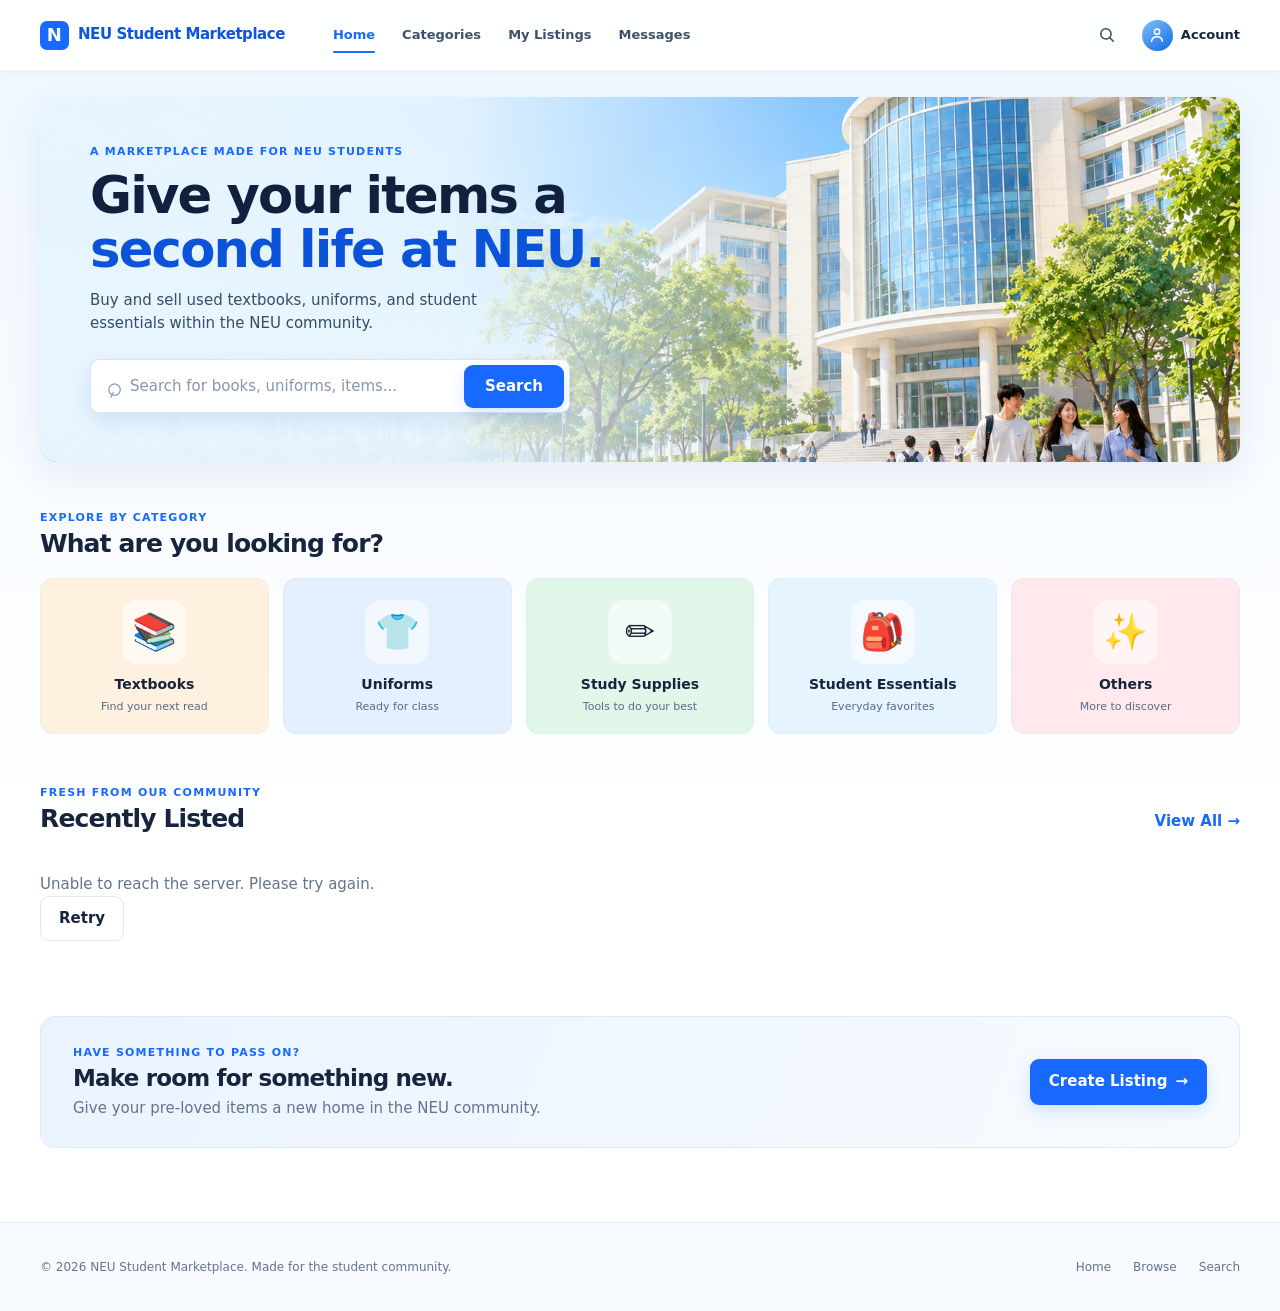
<file: frontend/index.html>
<!doctype html>
<html lang="en">
<head>
  <meta charset="utf-8">
  <meta name="viewport" content="width=device-width, initial-scale=1">
  <meta name="description" content="Discover second-hand textbooks, uniforms and everyday essentials from the NEU student community.">
  <link rel="icon" href="assets/favicon.svg" type="image/svg+xml">
  <title>Home | NEU Student Marketplace</title>
  <link rel="stylesheet" href="css/base.css">
  <link rel="stylesheet" href="css/components.css">
  <link rel="stylesheet" href="css/responsive.css">
</head>
<body data-page="home" data-root=".">
  <header class="site-header" id="site-header"></header>
  <main class="site-main home-main">
    <section class="hero" aria-labelledby="hero-title">
      <div class="hero-content">
        <span class="eyebrow">A marketplace made for NEU students</span>
        <h1 id="hero-title">Give your items a<br><span>second life at NEU.</span></h1>
        <p>Buy and sell used textbooks, uniforms, and student essentials within the NEU community.</p>
        <form class="search-form hero-search" action="pages/search.html" method="get" role="search">
          <label class="sr-only" for="home-search">Search products</label>
          <span class="search-icon" aria-hidden="true">⌕</span>
          <input id="home-search" name="q" type="search" placeholder="Search for books, uniforms, items..." autocomplete="off">
          <button class="button button-primary" type="submit" aria-label="Search products">Search</button>
        </form>
      </div>
    </section>

    <section class="home-section" aria-labelledby="categories-title">
      <div class="section-heading"><div><p class="section-kicker">Explore by category</p><h2 id="categories-title">What are you looking for?</h2></div></div>
      <div class="category-grid">
        <a class="category-tile tile-books" href="pages/browse.html?category=textbooks"><span class="category-art" aria-hidden="true">📚</span><span>Textbooks</span><small>Find your next read</small></a>
        <a class="category-tile tile-uniforms" href="pages/browse.html?category=uniforms"><span class="category-art" aria-hidden="true">👕</span><span>Uniforms</span><small>Ready for class</small></a>
        <a class="category-tile tile-supplies" href="pages/browse.html?category=study_tools"><span class="category-art" aria-hidden="true">✏️</span><span>Study Supplies</span><small>Tools to do your best</small></a>
        <a class="category-tile tile-essentials" href="pages/browse.html?category=student_items"><span class="category-art" aria-hidden="true">🎒</span><span>Student Essentials</span><small>Everyday favorites</small></a>
        <a class="category-tile tile-other" href="pages/browse.html?category=other"><span class="category-art" aria-hidden="true">✨</span><span>Others</span><small>More to discover</small></a>
      </div>
    </section>

    <section class="home-section recent-section" aria-labelledby="recent-title">
      <div class="section-heading"><div><p class="section-kicker">Fresh from our community</p><h2 id="recent-title">Recently Listed</h2></div><a class="text-link" href="pages/browse.html">View All <span aria-hidden="true">→</span></a></div>
      <div id="recent-status" class="content-status" role="status">Loading listings…</div>
      <div id="recent-grid" class="product-grid home-product-grid" aria-live="polite"></div>
    </section>

    <section class="sell-banner" aria-labelledby="sell-title"><div><p class="section-kicker">Have something to pass on?</p><h2 id="sell-title">Make room for something new.</h2><p>Give your pre-loved items a new home in the NEU community.</p></div><a class="button button-primary" href="pages/create-listing.html">Create Listing <span aria-hidden="true">→</span></a></section>
  </main>
  <footer class="site-footer" id="site-footer"></footer>
  <script type="module" src="js/home.js"></script>
</body>
</html>
</file>
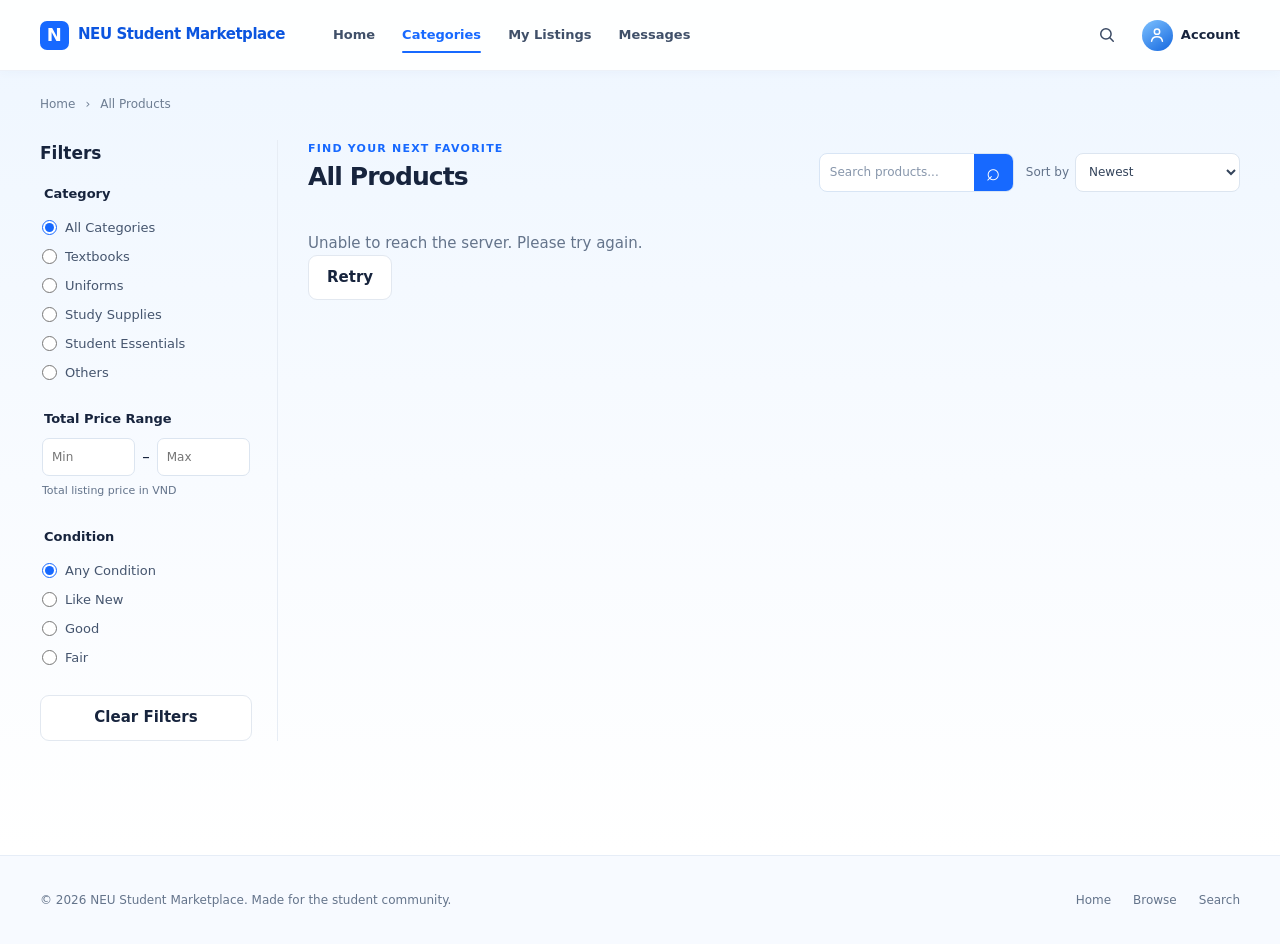
<file: frontend/pages/browse.html>
<!doctype html>
<html lang="en">
<head>
  <meta charset="utf-8">
  <meta name="viewport" content="width=device-width, initial-scale=1">
  <meta name="description" content="Browse and filter second-hand items listed by NEU students.">
  <link rel="icon" href="../assets/favicon.svg" type="image/svg+xml">
  <title>Browse | NEU Student Marketplace</title>
  <link rel="stylesheet" href="../css/base.css">
  <link rel="stylesheet" href="../css/components.css">
  <link rel="stylesheet" href="../css/responsive.css">
</head>
<body data-page="browse" data-root="..">
  <header class="site-header" id="site-header"></header>
  <main class="site-main catalog-main">
    <nav class="breadcrumbs" aria-label="Breadcrumb"><a href="../index.html">Home</a><span aria-hidden="true">›</span><span aria-current="page">All Products</span></nav>
    <div class="catalog-layout">
      <aside class="filter-sidebar" aria-label="Product filters">
        <details class="filter-disclosure" open><summary><span>Filters</span><span class="filter-chevron" aria-hidden="true">⌄</span></summary><div id="filters"></div></details>
      </aside>
      <section class="catalog-content" aria-labelledby="catalog-title">
        <div class="catalog-toolbar"><div><p class="section-kicker">Find your next favorite</p><h1 id="catalog-title">All Products <span id="result-count" class="result-count"></span></h1></div><div class="toolbar-actions"><form class="search-form toolbar-search" action="search.html" method="get" role="search"><label class="sr-only" for="browse-search">Search products</label><input id="browse-search" type="search" name="q" placeholder="Search products..."><button type="submit" aria-label="Search products">⌕</button></form><label class="sort-label" for="sort-select">Sort by <select id="sort-select" name="sort"><option value="newest">Newest</option><option value="price_asc">Price: Low to High</option><option value="price_desc">Price: High to Low</option></select></label></div></div>
        <div id="catalog-status" class="content-status" role="status">Loading listings…</div>
        <div id="product-grid" class="product-grid catalog-grid" aria-live="polite"></div>
        <div class="catalog-pagination"><p id="visible-count" class="filter-hint" role="status"></p><button id="load-more" class="button button-outline" type="button" hidden>Load More</button></div>
        <div id="empty-state" class="empty-state" hidden><div class="empty-icon" aria-hidden="true">⌕</div><h2>No matching items found</h2><p>Try another category or adjust your filters.</p><button class="button button-primary" id="clear-empty" type="button">Clear Filters</button></div>
      </section>
    </div>
  </main>
  <footer class="site-footer" id="site-footer"></footer>
  <script type="module" src="../js/catalog.js"></script>
</body>
</html>
</file>
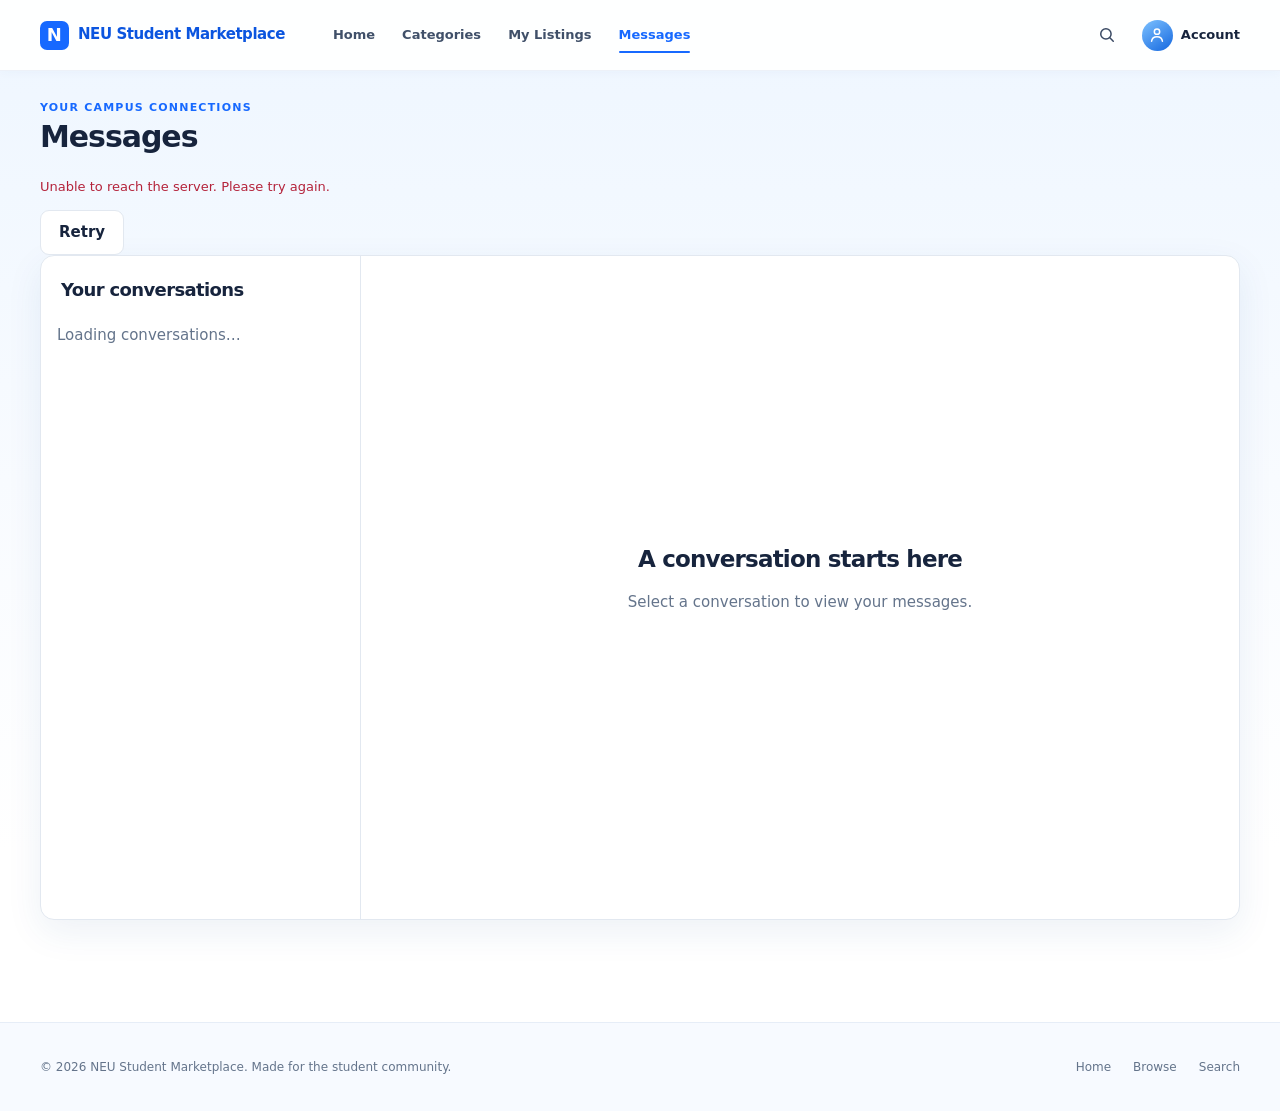
<file: frontend/pages/chat.html>
<!doctype html>
<html lang="en">
<head>
  <meta charset="utf-8">
  <meta name="viewport" content="width=device-width, initial-scale=1">
  <title>Messages | NEU Student Marketplace</title>
  <link rel="icon" href="../assets/favicon.svg" type="image/svg+xml">
  <link rel="stylesheet" href="../css/base.css">
  <link rel="stylesheet" href="../css/components.css">
  <link rel="stylesheet" href="../css/responsive.css">
</head>
<body data-page="chat" data-root="..">
  <header class="site-header" id="site-header"></header>
  <main class="site-main workspace-main">
    <div class="workspace-heading"><div><p class="section-kicker">Your campus connections</p><h1>Messages</h1></div><button id="demo-chat" class="button button-outline" type="button" hidden>Load Demo Conversations</button></div>
    <p id="chat-notice" class="workspace-notice" role="status"></p>
    <button id="chat-retry" class="button button-outline" type="button" hidden>Retry</button>
    <section id="chat-layout" class="chat-layout" aria-label="Messaging">
      <aside class="conversation-panel" aria-label="Conversations">
        <h2>Your conversations</h2>
        <p id="conversation-status" class="content-status" role="status">Loading conversations…</p>
        <div id="conversation-list" class="conversation-list"></div>
        <div id="no-conversations" class="workspace-empty" hidden><h2>No conversations yet</h2><p>Find an item and contact its seller to get started.</p><a class="button button-primary" href="browse.html">Browse Products</a></div>
      </aside>
      <div id="choose-conversation" class="choose-conversation"><h2>A conversation starts here</h2><p>Select a conversation to view your messages.</p></div>
      <section id="chat-thread" class="thread-panel" aria-label="Active conversation" hidden>
        <header class="thread-heading"><button id="back-conversations" class="button button-outline" type="button">← Conversations</button><span id="thread-avatar" class="chat-avatar" aria-hidden="true"></span><a id="thread-person" href="profile.html"></a></header>
        <a id="thread-product" class="thread-product" href="browse.html"></a>
        <p id="thread-status" class="thread-status" role="status"></p>
        <ol id="message-list" class="message-list" role="log" aria-label="Messages" aria-live="polite" aria-relevant="additions text"></ol>
        <form id="message-form" class="message-form" novalidate>
          <label class="sr-only" for="message-input">Message</label>
          <textarea id="message-input" name="message" rows="2" maxlength="1000" placeholder="Type a message…" aria-describedby="message-error" required></textarea>
          <button class="button button-primary" type="submit">Send</button>
          <p id="message-error" role="alert"></p>
        </form>
      </section>
    </section>
  </main>
  <footer class="site-footer" id="site-footer"></footer>
  <script type="module" src="../js/chat.js"></script>
</body>
</html>
</file>
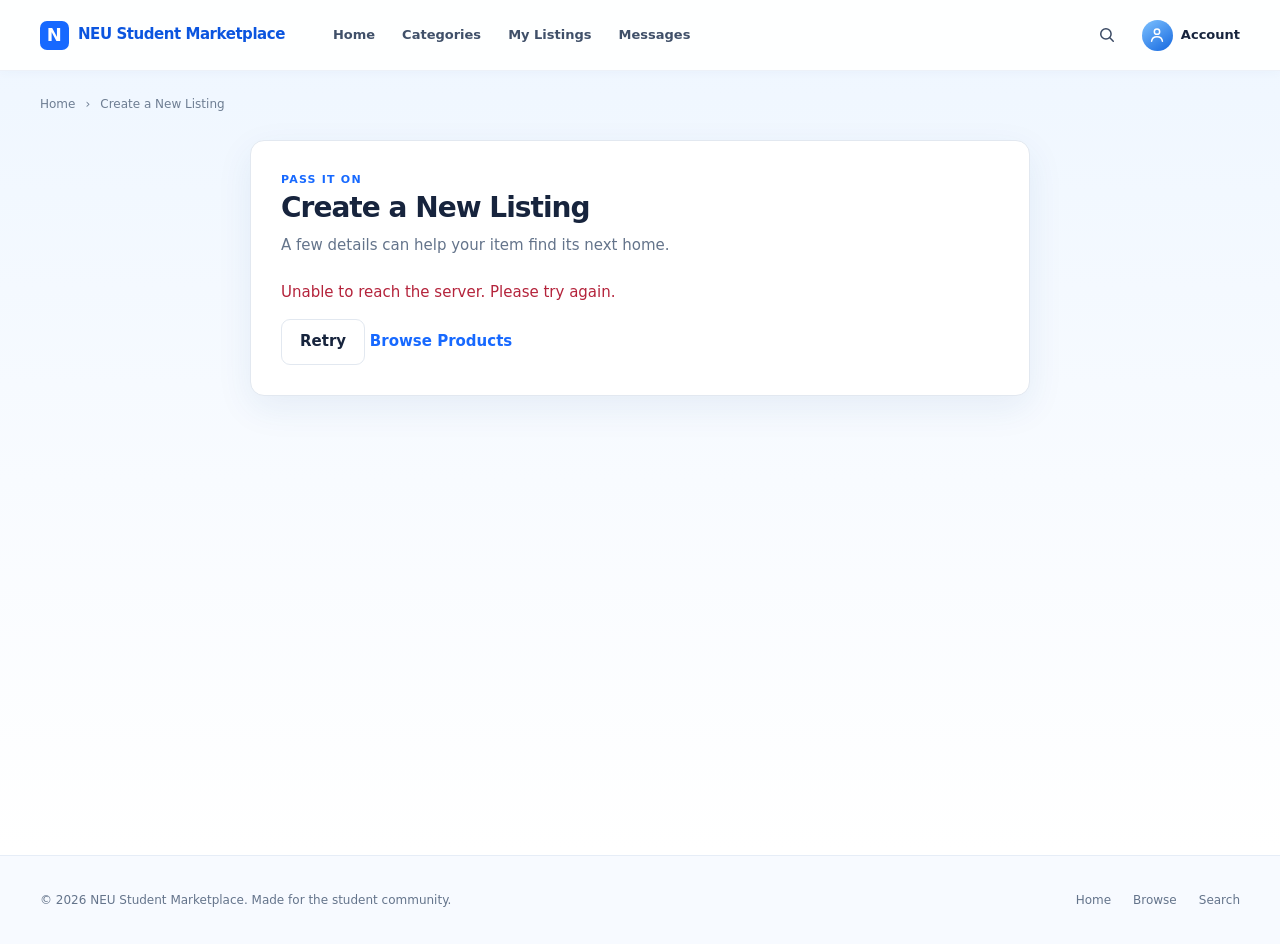
<file: frontend/pages/create-listing.html>
<!doctype html>
<html lang="en">
  <head>
    <meta charset="utf-8">
    <meta name="viewport" content="width=device-width, initial-scale=1">
    <title>Create a New Listing | NEU Student Marketplace</title>
    <link rel="icon" href="../assets/favicon.svg" type="image/svg+xml">
    <link rel="stylesheet" href="../css/base.css">
    <link rel="stylesheet" href="../css/components.css">
    <link rel="stylesheet" href="../css/forms.css">
    <link rel="stylesheet" href="../css/responsive.css">
  </head>
  <body data-page="create-listing" data-root="..">
    <header class="site-header" id="site-header"></header>
    <main class="site-main listing-main">
      <nav class="breadcrumbs" aria-label="Breadcrumb">
        <a href="../index.html">Home</a>
        <span aria-hidden="true">›</span>
        <span aria-current="page">Create a New Listing</span>
      </nav>
      <section class="listing-card" aria-labelledby="form-title">
        <p class="section-kicker">Pass it on</p>
        <h1 id="form-title">Create a New Listing</h1>
        <p class="form-intro">A few details can help your item find its next home.</p>
        <p id="page-status" class="content-status" role="status">Loading your account…</p>
        <div id="page-error" hidden>
          <p id="page-error-message" role="alert"></p>
          <button id="retry-load" class="button button-outline" type="button">Retry</button>
          <a class="text-link" href="browse.html">Browse Products</a>
        </div>
        <form id="page-form" novalidate hidden>
          <p class="required-note"><span class="required-mark" aria-hidden="true">*</span> Required fields</p>
          <div class="form-field">
            <label for="title">Product Title <span class="required-mark" aria-hidden="true">*</span></label>
            <input id="title" name="title" type="text" required maxlength="120" placeholder="Enter product title">
            <small id="title-error" class="field-error" role="alert"></small>
          </div>
          <div class="form-row">
            <div class="form-field">
              <label for="category">Category <span class="required-mark" aria-hidden="true">*</span></label>
              <select id="category" name="category" required>
                <option value="">Select category</option>
                <option value="textbooks">Textbooks</option>
                <option value="uniforms">Uniforms</option>
                <option value="study_tools">Study Supplies</option>
                <option value="student_items">Student Essentials</option>
                <option value="other">Others</option>
              </select>
              <small id="category-error" class="field-error" role="alert"></small>
            </div>
            <div class="form-field">
              <label for="quantity">Quantity <span class="required-mark" aria-hidden="true">*</span></label>
              <input id="quantity" name="quantity" type="number" required min="1" step="1" value="1" inputmode="numeric">
              <small id="quantity-error" class="field-error" role="alert"></small>
            </div>
          </div>
          <div class="form-field">
            <label for="price">Total Price (VND) <span class="required-mark" aria-hidden="true">*</span></label>
            <input id="price" name="price" type="number" required min="0" step="1" inputmode="numeric" placeholder="45000">
            <small class="field-hint">Total price for all items in this listing, not per item.</small>
            <small id="price-error" class="field-error" role="alert"></small>
          </div>
          <div class="form-field">
            <label for="condition">Condition <span class="required-mark" aria-hidden="true">*</span></label>
            <select id="condition" name="condition" required>
              <option value="">Select condition</option>
              <option value="new">Like New</option>
              <option value="good">Good</option>
              <option value="fair">Fair</option>
            </select>
            <small id="condition-error" class="field-error" role="alert"></small>
          </div>
          <div class="form-field">
            <label for="description">Description <span class="required-mark" aria-hidden="true">*</span></label>
            <textarea id="description" name="description" rows="4" required maxlength="2000" placeholder="Describe the condition, usage and any helpful details."></textarea>
            <small id="description-error" class="field-error" role="alert"></small>
          </div>
          <div class="form-field">
            <label for="images">Product Images (Optional)</label>
            <div class="upload-zone">
              <span class="upload-icon" aria-hidden="true">↑</span>
              <p>Share a closer look at your item</p>
              <label class="button button-outline image-picker" for="images">Choose Images</label>
              <input class="sr-only" id="images" name="images" type="file" accept="image/jpeg,image/png,image/webp" multiple aria-describedby="images-hint images-error">
              <p id="images-hint">0–5 images · JPEG, PNG or WebP · Up to 5 MB each. You can publish without photos and add them later in Edit Listing.</p>
            </div>
            <small id="images-error" class="field-error" role="alert"></small>
            <div id="image-previews" class="image-previews" aria-label="Selected product images"></div>
          </div>
          <div class="form-field">
            <label for="location">Meeting Location <span class="required-mark" aria-hidden="true">*</span></label>
            <input id="location" name="location" type="text" required maxlength="160" placeholder="e.g. NEU - Zone A">
            <small id="location-error" class="field-error" role="alert"></small>
          </div>
          <p id="form-message" class="form-message" role="status" tabindex="-1"></p>
          <div class="form-actions">
            <button class="button button-primary" type="submit">Post Listing</button>
            <a id="cancel-link" class="button button-outline" href="browse.html">Cancel</a>
          </div>
        </form>
        <section id="listing-success" class="listing-success" hidden aria-live="polite">
          <h2>Listing published!</h2>
          <p>Your changes are saved. You can view your listing now.</p>
          <a id="view-listing" class="button button-primary" href="browse.html">View Listing</a>
        </section>
      </section>
    </main>
    <footer class="site-footer" id="site-footer"></footer>
    <script type="module" src="../js/forms.js"></script>
  </body>
</html>
</file>
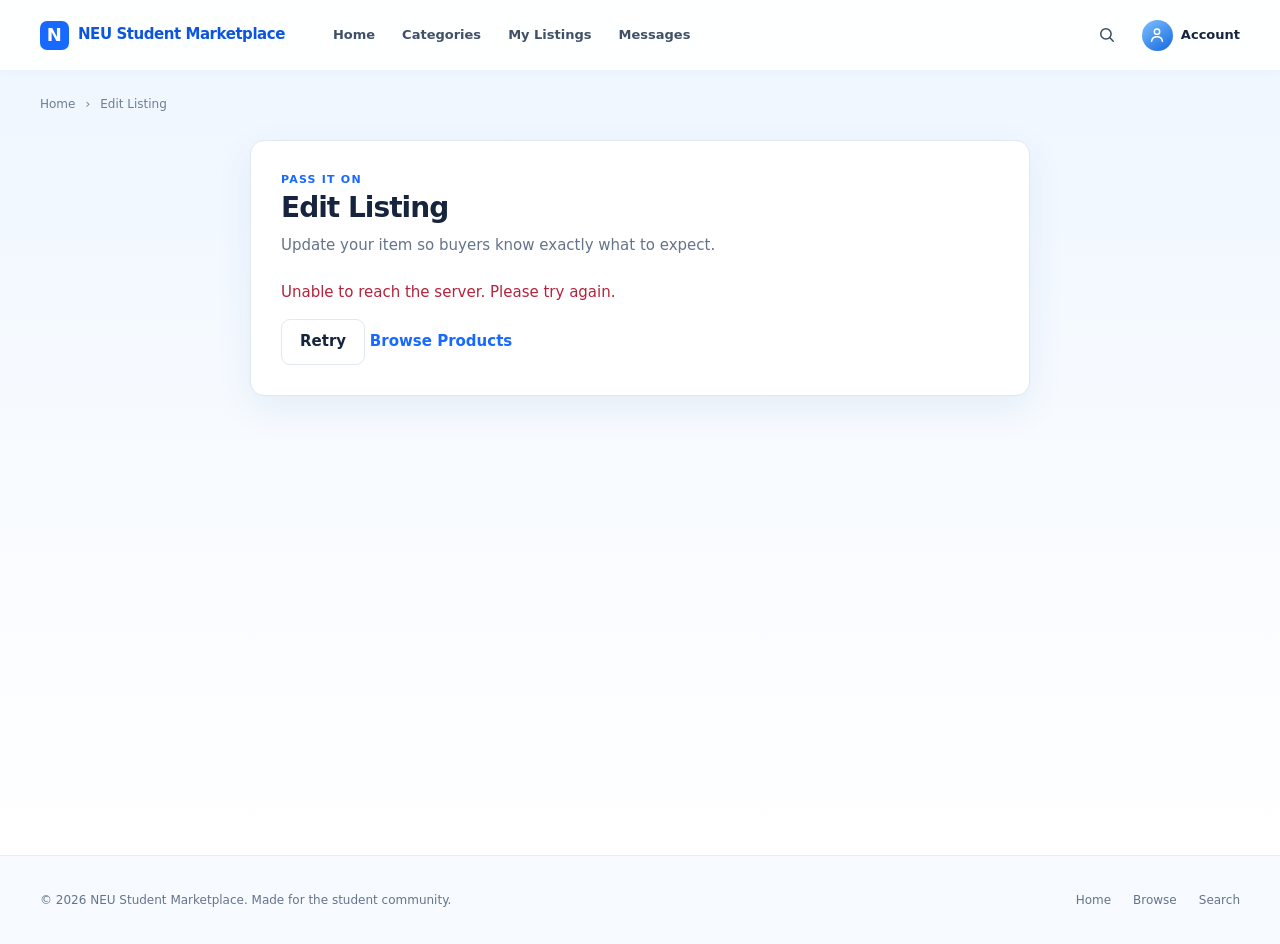
<file: frontend/pages/edit-listing.html>
<!doctype html>
<html lang="en">
  <head>
    <meta charset="utf-8">
    <meta name="viewport" content="width=device-width, initial-scale=1">
    <title>Edit Listing | NEU Student Marketplace</title>
    <link rel="icon" href="../assets/favicon.svg" type="image/svg+xml">
    <link rel="stylesheet" href="../css/base.css">
    <link rel="stylesheet" href="../css/components.css">
    <link rel="stylesheet" href="../css/forms.css">
    <link rel="stylesheet" href="../css/responsive.css">
  </head>
  <body data-page="edit-listing" data-root="..">
    <header class="site-header" id="site-header"></header>
    <main class="site-main listing-main">
      <nav class="breadcrumbs" aria-label="Breadcrumb">
        <a href="../index.html">Home</a>
        <span aria-hidden="true">›</span>
        <span aria-current="page">Edit Listing</span>
      </nav>
      <section class="listing-card" aria-labelledby="form-title">
        <p class="section-kicker">Pass it on</p>
        <h1 id="form-title">Edit Listing</h1>
        <p class="form-intro">Update your item so buyers know exactly what to expect.</p>
        <p id="page-status" class="content-status" role="status">Loading your account…</p>
        <div id="page-error" hidden>
          <p id="page-error-message" role="alert"></p>
          <button id="retry-load" class="button button-outline" type="button">Retry</button>
          <a class="text-link" href="browse.html">Browse Products</a>
        </div>
        <form id="page-form" novalidate hidden>
          <p class="required-note"><span class="required-mark" aria-hidden="true">*</span> Required fields</p>
          <div class="form-field">
            <label for="title">Product Title <span class="required-mark" aria-hidden="true">*</span></label>
            <input id="title" name="title" type="text" required maxlength="120" placeholder="Enter product title">
            <small id="title-error" class="field-error" role="alert"></small>
          </div>
          <div class="form-row">
            <div class="form-field">
              <label for="category">Category <span class="required-mark" aria-hidden="true">*</span></label>
              <select id="category" name="category" required>
                <option value="">Select category</option>
                <option value="textbooks">Textbooks</option>
                <option value="uniforms">Uniforms</option>
                <option value="study_tools">Study Supplies</option>
                <option value="student_items">Student Essentials</option>
                <option value="other">Others</option>
              </select>
              <small id="category-error" class="field-error" role="alert"></small>
            </div>
            <div class="form-field">
              <label for="quantity">Quantity <span class="required-mark" aria-hidden="true">*</span></label>
              <input id="quantity" name="quantity" type="number" required min="1" step="1" value="1" inputmode="numeric">
              <small id="quantity-error" class="field-error" role="alert"></small>
            </div>
          </div>
          <div class="form-field">
            <label for="price">Total Price (VND) <span class="required-mark" aria-hidden="true">*</span></label>
            <input id="price" name="price" type="number" required min="0" step="1" inputmode="numeric" placeholder="45000">
            <small class="field-hint">Total price for all items in this listing, not per item.</small>
            <small id="price-error" class="field-error" role="alert"></small>
          </div>
          <div class="form-field">
            <label for="condition">Condition <span class="required-mark" aria-hidden="true">*</span></label>
            <select id="condition" name="condition" required>
              <option value="">Select condition</option>
              <option value="new">Like New</option>
              <option value="good">Good</option>
              <option value="fair">Fair</option>
            </select>
            <small id="condition-error" class="field-error" role="alert"></small>
          </div>
          <div class="form-field">
            <label for="description">Description <span class="required-mark" aria-hidden="true">*</span></label>
            <textarea id="description" name="description" rows="4" required maxlength="2000" placeholder="Describe the condition, usage and any helpful details."></textarea>
            <small id="description-error" class="field-error" role="alert"></small>
          </div>
          <div class="form-field">
            <label for="images">Product Images (Optional)</label>
            <div class="upload-zone">
              <span class="upload-icon" aria-hidden="true">↑</span>
              <p>Share a closer look at your item</p>
              <label class="button button-outline image-picker" for="images">Choose Images</label>
              <input class="sr-only" id="images" name="images" type="file" accept="image/jpeg,image/png,image/webp" multiple aria-describedby="images-hint images-error">
              <p id="images-hint">0–5 images · JPEG, PNG or WebP · Up to 5 MB each. You can save without photos and add them later in Edit Listing.</p>
            </div>
            <small id="images-error" class="field-error" role="alert"></small>
            <div id="image-previews" class="image-previews" aria-label="Selected product images"></div>
          </div>
          <div class="form-field">
            <label for="location">Meeting Location <span class="required-mark" aria-hidden="true">*</span></label>
            <input id="location" name="location" type="text" required maxlength="160" placeholder="e.g. NEU - Zone A">
            <small id="location-error" class="field-error" role="alert"></small>
          </div>
          <p id="form-message" class="form-message" role="status" tabindex="-1"></p>
          <div class="form-actions">
            <button class="button button-primary" type="submit">Save Changes</button>
            <a id="cancel-link" class="button button-outline" href="browse.html">Cancel</a>
          </div>
        </form>
        <section id="listing-success" class="listing-success" hidden aria-live="polite">
          <h2>Listing updated!</h2>
          <p>Your changes are saved. You can view your listing now.</p>
          <a id="view-listing" class="button button-primary" href="browse.html">View Listing</a>
        </section>
      </section>
    </main>
    <footer class="site-footer" id="site-footer"></footer>
    <script type="module" src="../js/forms.js"></script>
  </body>
</html>
</file>
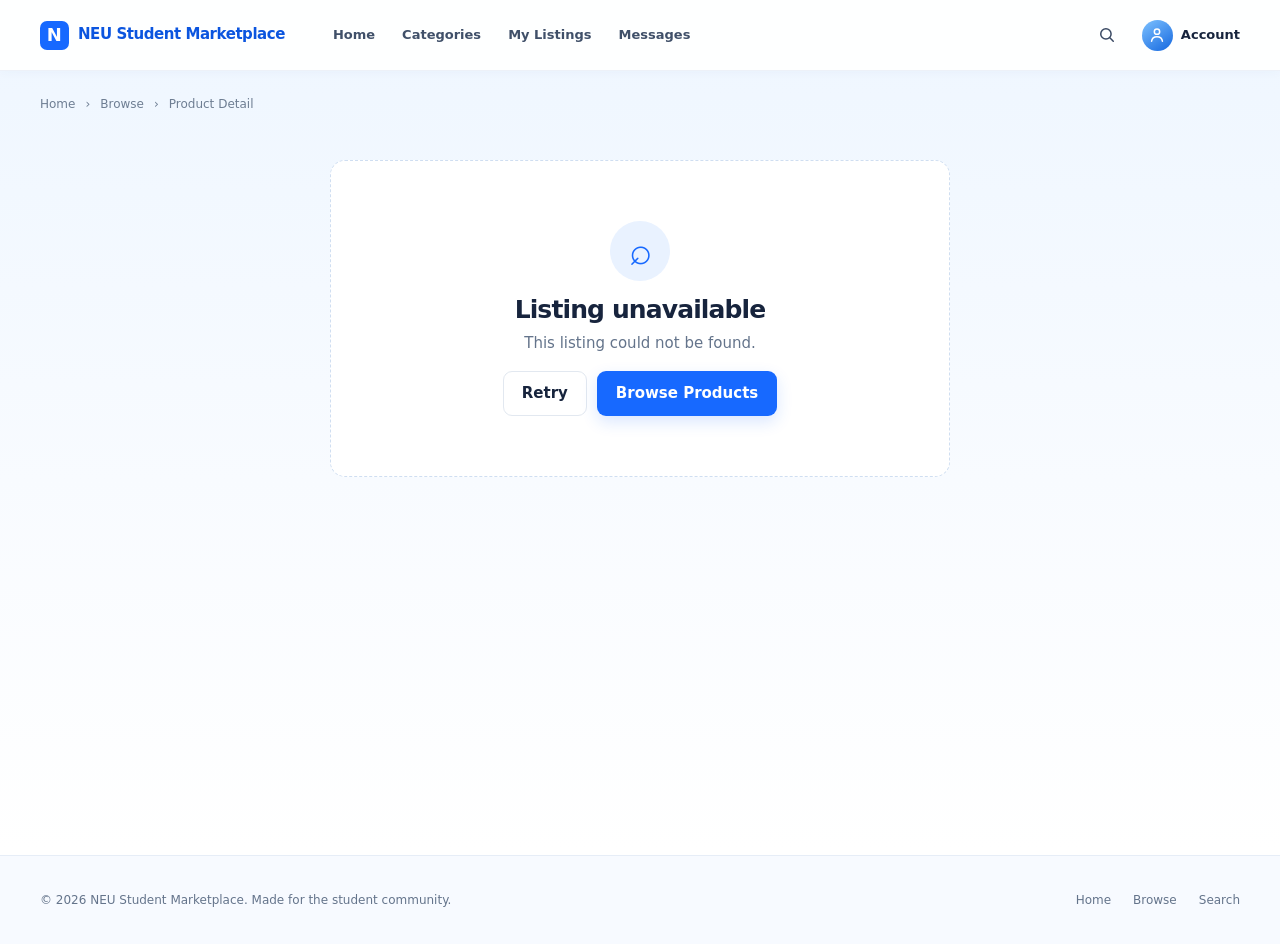
<file: frontend/pages/item-detail.html>
<!doctype html>
<html lang="en">
<head><meta charset="utf-8"><meta name="viewport" content="width=device-width, initial-scale=1"><title>Product Detail | NEU Student Marketplace</title></head>
<body><p>Opening Product Detail… <a id="detail-link" href="product-detail.html">Continue</a></p><script>const target='product-detail.html'+location.search+location.hash;document.getElementById('detail-link').href=target;location.replace(target);</script></body>
</html>
</file>
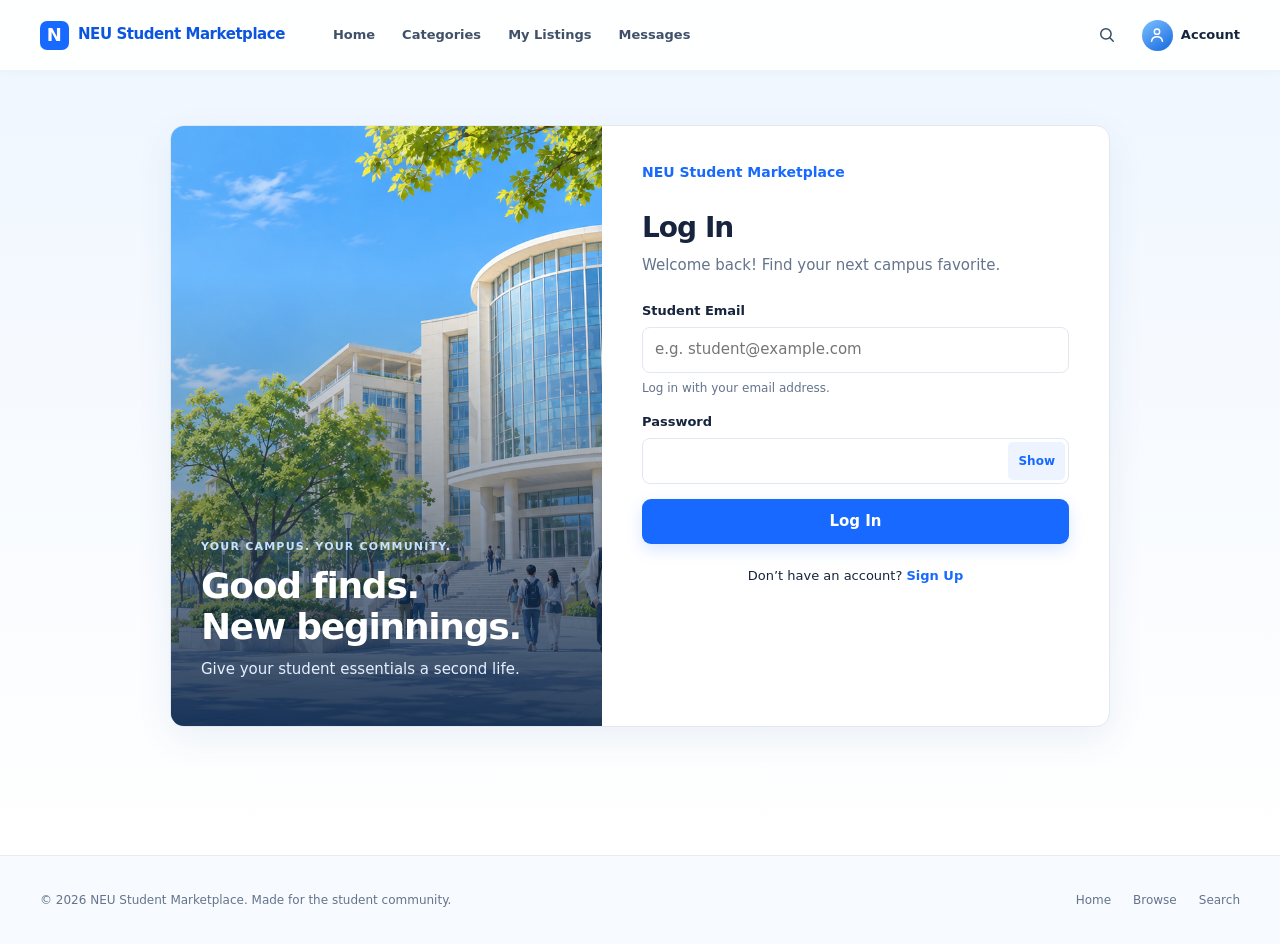
<file: frontend/pages/login.html>
<!doctype html>
<html lang="en">
  <head>
    <meta charset="utf-8">
    <meta name="viewport" content="width=device-width, initial-scale=1">
    <title>Log In | NEU Student Marketplace</title>
    <link rel="icon" href="../assets/favicon.svg" type="image/svg+xml">
    <link rel="stylesheet" href="../css/base.css">
    <link rel="stylesheet" href="../css/components.css">
    <link rel="stylesheet" href="../css/forms.css">
    <link rel="stylesheet" href="../css/responsive.css">
  </head>
  <body data-page="login" data-root="..">
    <header class="site-header" id="site-header"></header>
    <main class="site-main auth-main">
      <section class="auth-card" aria-labelledby="form-title">
        <div class="auth-art" role="img" aria-label="A sunny university campus">
          <div>
            <p class="section-kicker">Your campus. Your community.</p>
            <h2>Good finds.<br>New beginnings.</h2>
            <p>Give your student essentials a second life.</p>
          </div>
        </div>
        <div class="auth-content">
          <a class="auth-brand" href="../index.html">NEU Student Marketplace</a>
          <h1 id="form-title">Log In</h1>
          <p class="form-intro">Welcome back! Find your next campus favorite.</p>
          <form id="page-form" novalidate>
            <div class="form-field">
              <label for="email">Student Email</label>
              <input id="email" name="email" type="email" required autocomplete="email" maxlength="254" placeholder="e.g. student@example.com">
              <small class="field-hint">Log in with your email address.</small>
              <small id="email-error" class="field-error" role="alert"></small>
            </div>
            <div class="form-field">
              <label for="password">Password</label>
              <div class="password-input">
                <input id="password" name="password" type="password" required autocomplete="current-password">
                <button type="button" class="password-toggle" aria-controls="password" aria-label="Show password" aria-pressed="false">Show</button>
              </div>
              <small id="password-error" class="field-error" role="alert"></small>
            </div>
            <p id="form-message" class="form-message" role="status" tabindex="-1"></p>
            <button class="button button-primary submit-button" type="submit">Log In</button>
          </form>
          <p class="auth-switch">Don’t have an account? <a id="auth-switch" href="register.html">Sign Up</a>
          </p>
          <aside class="demo-note">
            <strong>Try the demo</strong>
            <p>Seller: seller@example.com<br>Buyer: buyer@example.com<br>Password: MarketplaceDemo1!</p>
            <small>Demo accounts work in this browser only.</small>
          </aside>
        </div>
      </section>
    </main>
    <footer class="site-footer" id="site-footer"></footer>
    <script type="module" src="../js/forms.js"></script>
  </body>
</html>
</file>
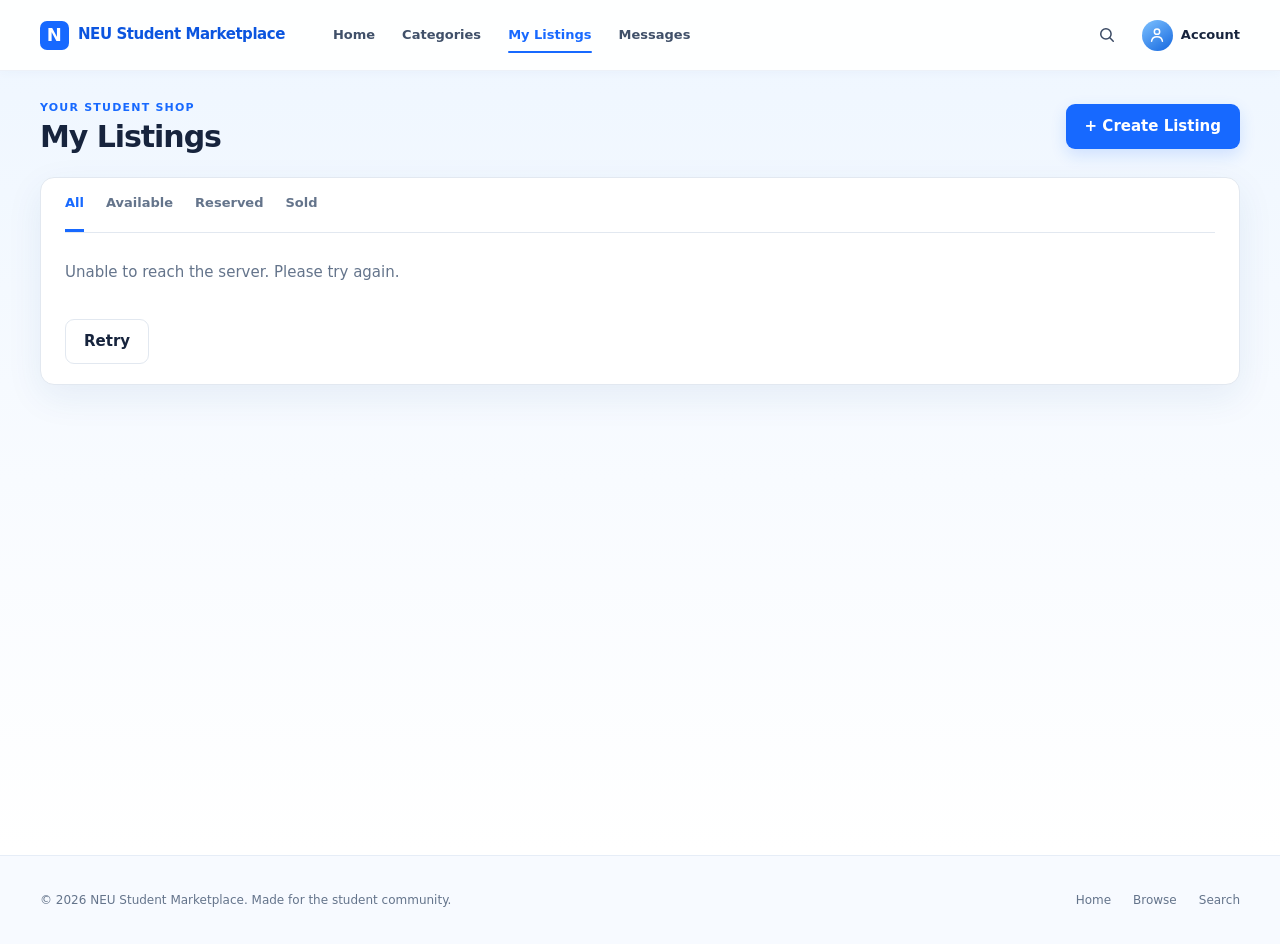
<file: frontend/pages/my-listings.html>
<!doctype html>
<html lang="en">
<head>
  <meta charset="utf-8">
  <meta name="viewport" content="width=device-width, initial-scale=1">
  <title>My Listings | NEU Student Marketplace</title>
  <link rel="icon" href="../assets/favicon.svg" type="image/svg+xml">
  <link rel="stylesheet" href="../css/base.css">
  <link rel="stylesheet" href="../css/components.css">
  <link rel="stylesheet" href="../css/responsive.css">
</head>
<body data-page="my-listings" data-root="..">
  <header class="site-header" id="site-header"></header>
  <main class="site-main workspace-main">
    <div class="workspace-heading"><div><p class="section-kicker">Your student shop</p><h1>My Listings</h1></div><a class="button button-primary" href="create-listing.html">+ Create Listing</a></div>
    <section class="management-panel" aria-label="Manage your listings">
      <div id="listing-tabs" class="listing-tabs" role="tablist" aria-label="Filter listings by status">
        <button id="tab-all" type="button" role="tab" aria-selected="true" aria-controls="listing-panel" data-status="all">All</button>
        <button id="tab-available" type="button" role="tab" aria-selected="false" aria-controls="listing-panel" tabindex="-1" data-status="available">Available</button>
        <button id="tab-reserved" type="button" role="tab" aria-selected="false" aria-controls="listing-panel" tabindex="-1" data-status="reserved">Reserved</button>
        <button id="tab-sold" type="button" role="tab" aria-selected="false" aria-controls="listing-panel" tabindex="-1" data-status="sold">Sold</button>
      </div>
      <p id="listings-status" class="content-status" role="status">Loading your listings…</p>
      <button id="listings-retry" class="button button-outline" type="button" hidden>Retry</button>
      <p id="listings-feedback" class="workspace-notice" role="status"></p>
      <div id="listing-panel" role="tabpanel" aria-labelledby="tab-all">
        <table id="listing-table" class="listing-table" hidden>
          <caption class="sr-only">Your listings and management actions</caption>
          <thead><tr><th scope="col">Product</th><th scope="col">Price</th><th scope="col">Status</th><th scope="col">Posted</th><th scope="col">Actions</th></tr></thead>
          <tbody id="listing-rows"></tbody>
        </table>
        <div id="listings-empty" class="workspace-empty" hidden><h2 id="listings-empty-title">No listings yet</h2><p>Pass on something useful to another student.</p><a class="button button-primary" href="create-listing.html">Create Listing</a></div>
      </div>
    </section>
    <dialog id="delete-dialog" aria-labelledby="delete-title" aria-describedby="delete-description">
      <form id="delete-form" method="dialog">
        <h2 id="delete-title">Delete listing?</h2>
        <p id="delete-description"></p>
        <p id="delete-error" role="alert"></p>
        <div class="dialog-actions"><button class="button button-outline" value="cancel" autofocus>Cancel</button><button class="button button-danger" value="delete">Delete Listing</button></div>
      </form>
    </dialog>
  </main>
  <footer class="site-footer" id="site-footer"></footer>
  <script type="module" src="../js/my-listings.js"></script>
</body>
</html>
</file>
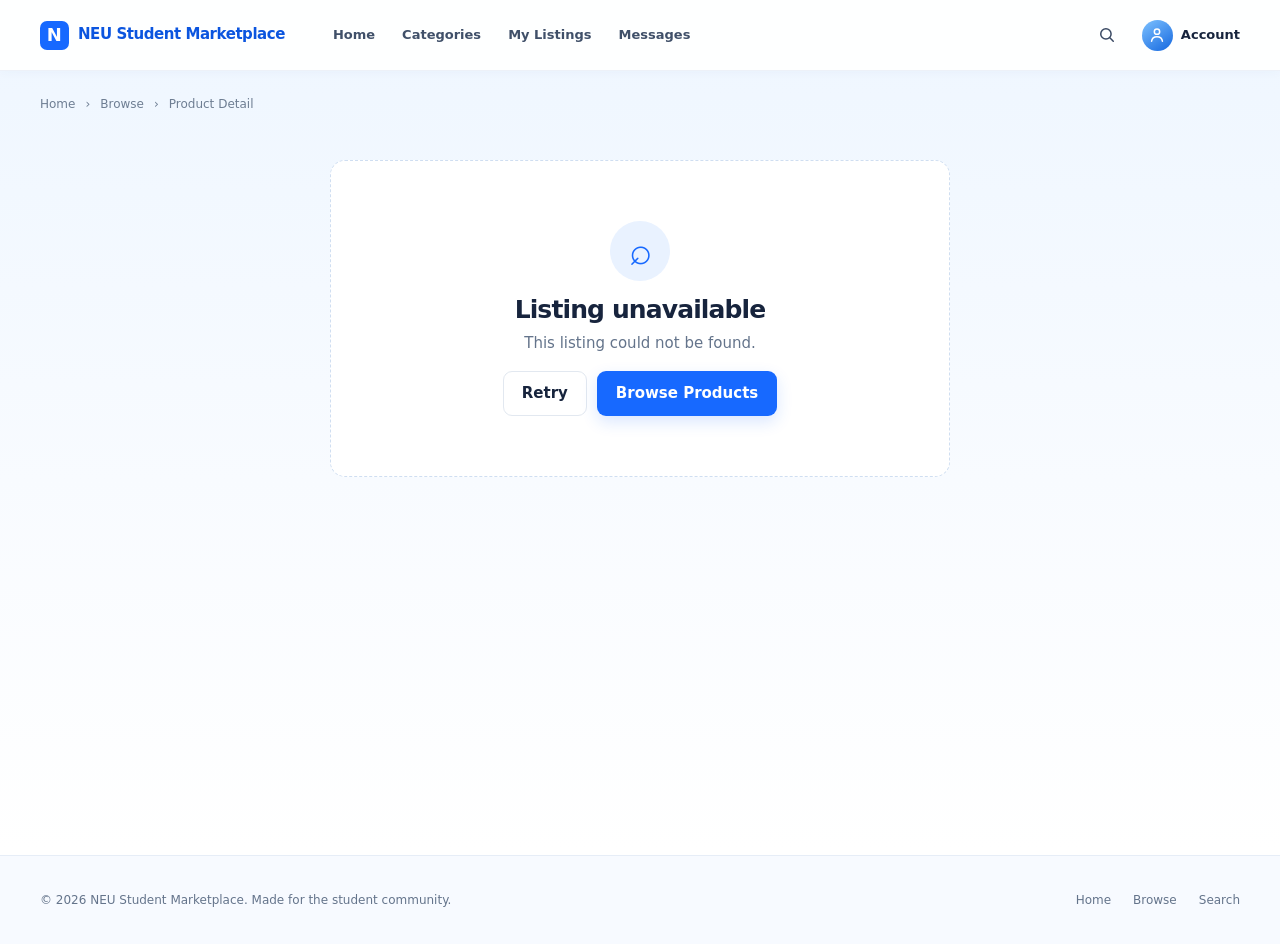
<file: frontend/pages/product-detail.html>
<!doctype html>
<html lang="en">
<head>
  <meta charset="utf-8">
  <meta name="viewport" content="width=device-width, initial-scale=1">
  <meta name="description" content="View item details and seller information on NEU Student Marketplace.">
  <link rel="icon" href="../assets/favicon.svg" type="image/svg+xml">
  <title>Product Detail | NEU Student Marketplace</title>
  <link rel="stylesheet" href="../css/base.css">
  <link rel="stylesheet" href="../css/components.css">
  <link rel="stylesheet" href="../css/detail-profile.css">
  <link rel="stylesheet" href="../css/responsive.css">
</head>
<body data-page="detail" data-root="..">
  <header class="site-header" id="site-header"></header>
  <main class="site-main detail-main">
    <nav class="breadcrumbs" aria-label="Breadcrumb"><a href="../index.html">Home</a><span aria-hidden="true">›</span><a href="browse.html">Browse</a><span aria-hidden="true">›</span><span id="breadcrumb-item" aria-current="page">Product Detail</span></nav>
    <div id="detail-status" class="content-status" role="status">Loading product…</div>
    <section id="detail-error" class="page-error" hidden><div class="page-error-icon" aria-hidden="true">⌕</div><h1>Listing unavailable</h1><p id="detail-error-message">This listing could not be found.</p><div class="page-error-actions"><button id="detail-retry" class="button button-outline" type="button">Retry</button><a class="button button-primary" href="browse.html">Browse Products</a></div></section>
    <div id="detail-content" hidden>
      <div class="detail-layout">
        <section class="product-gallery" aria-label="Product images"><div class="main-image-frame"><img id="main-product-image" alt=""></div><div id="thumbnail-list" class="thumbnail-list" aria-label="Choose a product image"></div></section>
        <section class="detail-summary" aria-labelledby="product-title">
          <div class="detail-summary-top"><span id="product-status" class="status-badge"></span><time id="posted-date" class="posted-date"></time></div>
          <h1 id="product-title"></h1>
          <p id="product-price" class="detail-price"></p>
          <p class="quantity-info">Total listing price · <span id="product-quantity"></span> available</p>
          <div class="quantity-picker"><label for="selected-quantity">Select quantity</label><input id="selected-quantity" type="number" min="1" step="1" value="1" inputmode="numeric" aria-describedby="quantity-hint"><p id="selected-price" class="selected-price" aria-live="polite"></p><p id="quantity-hint" class="quantity-hint">Estimated price for discussing with the seller. Selecting a quantity does not place an order, reserve items or make a payment.</p></div>
          <div class="detail-tags"><span id="product-condition" class="condition-badge"></span><a id="product-category" class="category-chip" href="browse.html"></a></div>
          <div class="detail-actions"><button id="chat-button" class="button button-primary" type="button">Chat with Seller</button><button id="favorite-button" class="button button-outline" type="button" aria-pressed="false">♡ Add to Favorites</button></div>
          <p id="action-message" class="action-message" role="status"></p>
          <section class="seller-card" aria-labelledby="seller-title"><h2 id="seller-title">Meet the seller</h2><div class="seller-row"><div id="seller-avatar" class="profile-avatar profile-avatar-small" aria-hidden="true"></div><div class="seller-identity"><strong id="seller-name"></strong><span>NEU student</span></div><a id="seller-link" class="text-link" href="profile.html">View Profile →</a></div></section>
        </section>
      </div>
      <div class="detail-bottom"><section class="detail-panel" aria-labelledby="description-title"><h2 id="description-title">Description</h2><p id="product-description"></p></section><section class="detail-panel" aria-labelledby="location-title"><h2 id="location-title">Meeting Location</h2><div class="location-box"><span class="location-pin" aria-hidden="true">●</span><span id="product-location"></span></div><p class="location-note">Arrange a safe meeting place with the seller.</p></section></div>
    </div>
  </main>
  <footer class="site-footer" id="site-footer"></footer>
  <script type="module" src="../js/product-detail.js"></script>
</body>
</html>
</file>
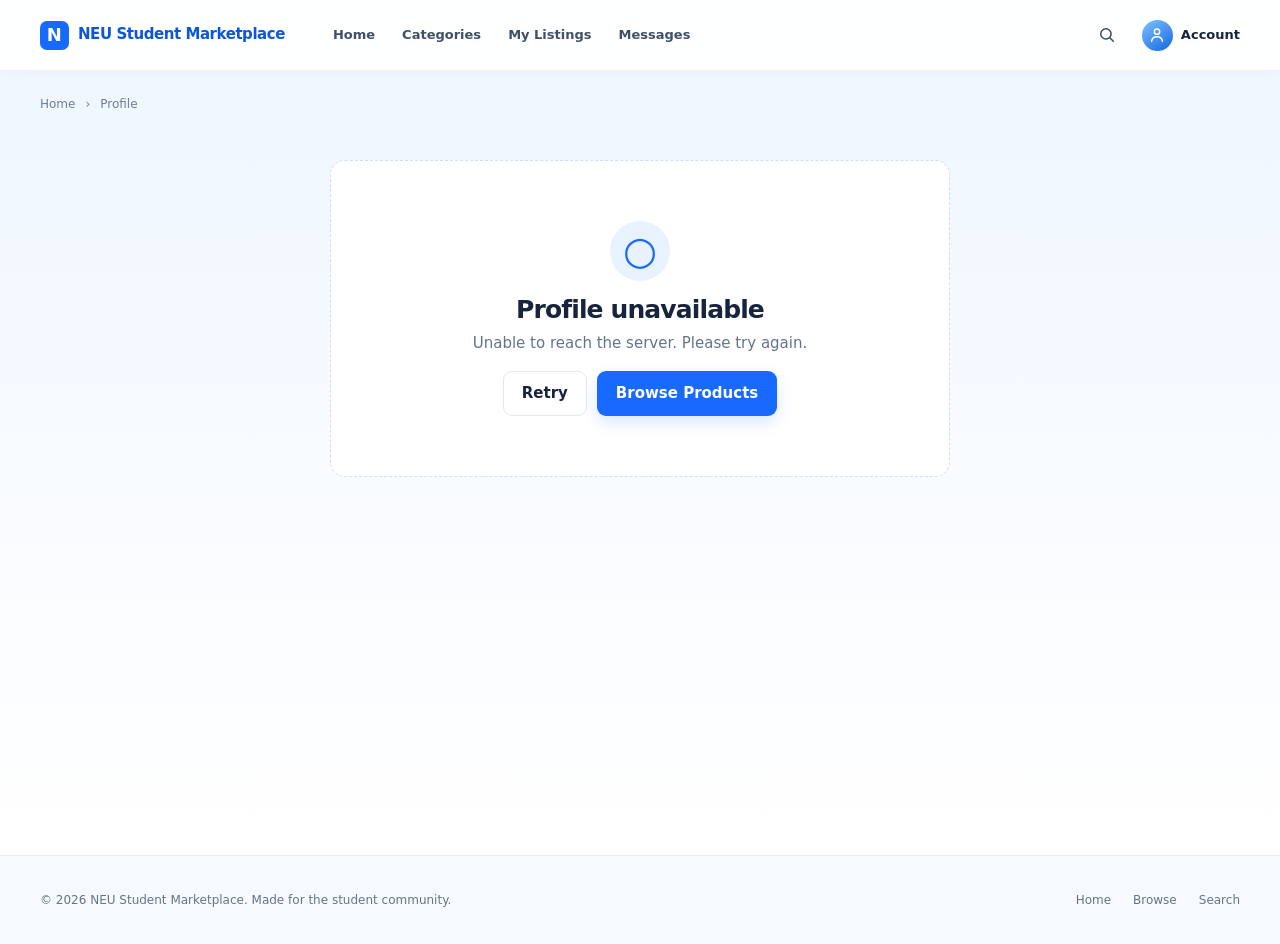
<file: frontend/pages/profile.html>
<!doctype html>
<html lang="en">
<head>
  <meta charset="utf-8">
  <meta name="viewport" content="width=device-width, initial-scale=1">
  <meta name="description" content="View a NEU Student Marketplace member's public profile.">
  <link rel="icon" href="../assets/favicon.svg" type="image/svg+xml">
  <title>Profile | NEU Student Marketplace</title>
  <link rel="stylesheet" href="../css/base.css">
  <link rel="stylesheet" href="../css/components.css">
  <link rel="stylesheet" href="../css/detail-profile.css">
  <link rel="stylesheet" href="../css/responsive.css">
</head>
<body data-page="profile" data-root="..">
  <header class="site-header" id="site-header"></header>
  <main class="site-main profile-main">
    <nav class="breadcrumbs" aria-label="Breadcrumb"><a href="../index.html">Home</a><span aria-hidden="true">›</span><span aria-current="page">Profile</span></nav>
    <div id="profile-status" class="content-status" role="status">Loading profile…</div>
    <section id="profile-error" class="page-error" hidden><div class="page-error-icon" aria-hidden="true">○</div><h1>Profile unavailable</h1><p id="profile-error-message">This profile could not be found.</p><div class="page-error-actions"><button id="profile-retry" class="button button-outline" type="button">Retry</button><a class="button button-primary" href="browse.html">Browse Products</a></div></section>
    <div id="profile-content" hidden>
      <section class="profile-header" aria-labelledby="profile-name"><div class="profile-cover" role="img" aria-label="Illustration of a leafy university campus"></div><div class="profile-header-body"><div id="profile-avatar" class="profile-avatar profile-avatar-large" aria-hidden="true"></div><div class="profile-heading"><p class="section-kicker">NEU community member</p><h1 id="profile-name"></h1><p id="profile-subtitle"></p></div><button id="edit-profile-button" class="button button-outline" type="button" hidden>Edit Profile</button></div></section>
      <section class="profile-stats" aria-label="Listing statistics"><div><strong id="stat-total">—</strong><span>Listings</span></div><div><strong id="stat-available">—</strong><span>On Sale</span></div><div><strong id="stat-reserved">—</strong><span>Reserved</span></div><div><strong id="stat-sold">—</strong><span>Sold</span></div></section>
      <div class="profile-columns"><section class="profile-panel" aria-labelledby="about-title"><h2 id="about-title">About</h2><p id="profile-bio"></p></section><section class="profile-panel" aria-labelledby="information-title"><h2 id="information-title">Student Information</h2><dl class="information-list"><div><dt>Faculty</dt><dd id="profile-faculty"></dd></div><div><dt>Cohort</dt><dd id="profile-cohort"></dd></div><div><dt>Campus</dt><dd id="profile-campus"></dd></div><div><dt>Member Since</dt><dd id="profile-joined"></dd></div></dl></section></div>
      <section id="edit-panel" class="profile-panel edit-panel" aria-labelledby="edit-title" hidden><div class="edit-heading"><div><p class="section-kicker">Your account</p><h2 id="edit-title">Edit Profile</h2></div><button id="cancel-edit-top" class="text-link plain-button" type="button">Cancel</button></div><form id="profile-form" novalidate><div class="edit-grid"><div class="form-field"><label for="edit-name">Full Name</label><input id="edit-name" name="display_name" type="text" maxlength="80" required><small id="name-error" class="field-error" role="alert"></small></div><div class="form-field"><label for="edit-faculty">Faculty</label><input id="edit-faculty" name="faculty" type="text" maxlength="80" required><small id="faculty-error" class="field-error" role="alert"></small></div><div class="form-field"><label for="edit-cohort">Cohort</label><input id="edit-cohort" name="cohort" type="text" maxlength="12" placeholder="e.g. K64"><small id="cohort-error" class="field-error" role="alert"></small></div><div class="form-field form-field-wide"><label for="edit-bio">About You</label><textarea id="edit-bio" name="bio" rows="4" maxlength="300" placeholder="Tell fellow students a little about yourself."></textarea><small id="bio-error" class="field-error" role="alert"></small></div></div><div class="form-actions"><button class="button button-primary" type="submit">Save Changes</button><button id="cancel-edit" class="button button-outline" type="button">Cancel</button></div></form></section>
      <p id="profile-message" class="profile-message" role="status"></p>
    </div>
  </main>
  <footer class="site-footer" id="site-footer"></footer>
  <script type="module" src="../js/profile.js"></script>
</body>
</html>
</file>
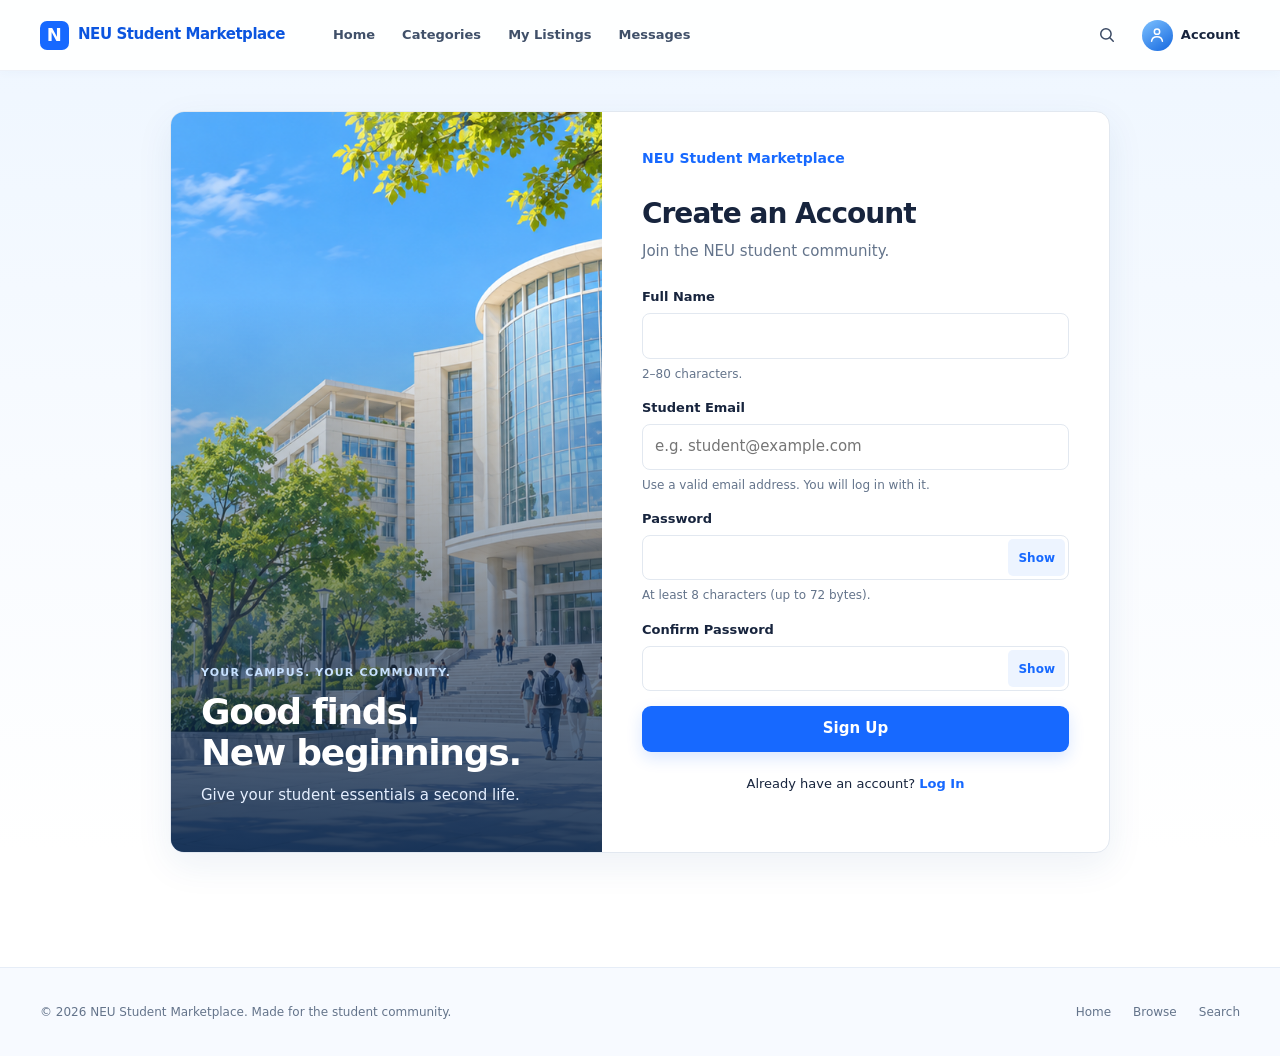
<file: frontend/pages/register.html>
<!doctype html>
<html lang="en">
  <head>
    <meta charset="utf-8">
    <meta name="viewport" content="width=device-width, initial-scale=1">
    <title>Create an Account | NEU Student Marketplace</title>
    <link rel="icon" href="../assets/favicon.svg" type="image/svg+xml">
    <link rel="stylesheet" href="../css/base.css">
    <link rel="stylesheet" href="../css/components.css">
    <link rel="stylesheet" href="../css/forms.css">
    <link rel="stylesheet" href="../css/responsive.css">
  </head>
  <body data-page="register" data-root="..">
    <header class="site-header" id="site-header"></header>
    <main class="site-main auth-main">
      <section class="auth-card" aria-labelledby="form-title">
        <div class="auth-art" role="img" aria-label="A sunny university campus">
          <div>
            <p class="section-kicker">Your campus. Your community.</p>
            <h2>Good finds.<br>New beginnings.</h2>
            <p>Give your student essentials a second life.</p>
          </div>
        </div>
        <div class="auth-content">
          <a class="auth-brand" href="../index.html">NEU Student Marketplace</a>
          <h1 id="form-title">Create an Account</h1>
          <p class="form-intro">Join the NEU student community.</p>
          <form id="page-form" novalidate>
            <div class="form-field">
              <label for="display_name">Full Name</label>
              <input id="display_name" name="display_name" type="text" required autocomplete="name" maxlength="80">
              <small class="field-hint">2–80 characters.</small>
              <small id="display_name-error" class="field-error" role="alert"></small>
            </div>
            <div class="form-field">
              <label for="email">Student Email</label>
              <input id="email" name="email" type="email" required autocomplete="email" maxlength="254" placeholder="e.g. student@example.com">
              <small class="field-hint">Use a valid email address. You will log in with it.</small>
              <small id="email-error" class="field-error" role="alert"></small>
            </div>
            <div class="form-field">
              <label for="password">Password</label>
              <div class="password-input">
                <input id="password" name="password" type="password" required autocomplete="new-password" minlength="8">
                <button type="button" class="password-toggle" aria-controls="password" aria-label="Show password" aria-pressed="false">Show</button>
              </div>
              <small class="field-hint">At least 8 characters (up to 72 bytes).</small>
              <small id="password-error" class="field-error" role="alert"></small>
            </div>
            <div class="form-field">
              <label for="confirm_password">Confirm Password</label>
              <div class="password-input">
                <input id="confirm_password" name="confirm_password" type="password" required autocomplete="new-password">
                <button type="button" class="password-toggle" aria-controls="confirm_password" aria-label="Show confirm password" aria-pressed="false">Show</button>
              </div>
              <small id="confirm_password-error" class="field-error" role="alert"></small>
            </div>
            <p id="form-message" class="form-message" role="status" tabindex="-1"></p>
            <button class="button button-primary submit-button" type="submit">Sign Up</button>
          </form>
          <p class="auth-switch">Already have an account? <a id="auth-switch" href="login.html">Log In</a>
          </p>
        </div>
      </section>
    </main>
    <footer class="site-footer" id="site-footer"></footer>
    <script type="module" src="../js/forms.js"></script>
  </body>
</html>
</file>
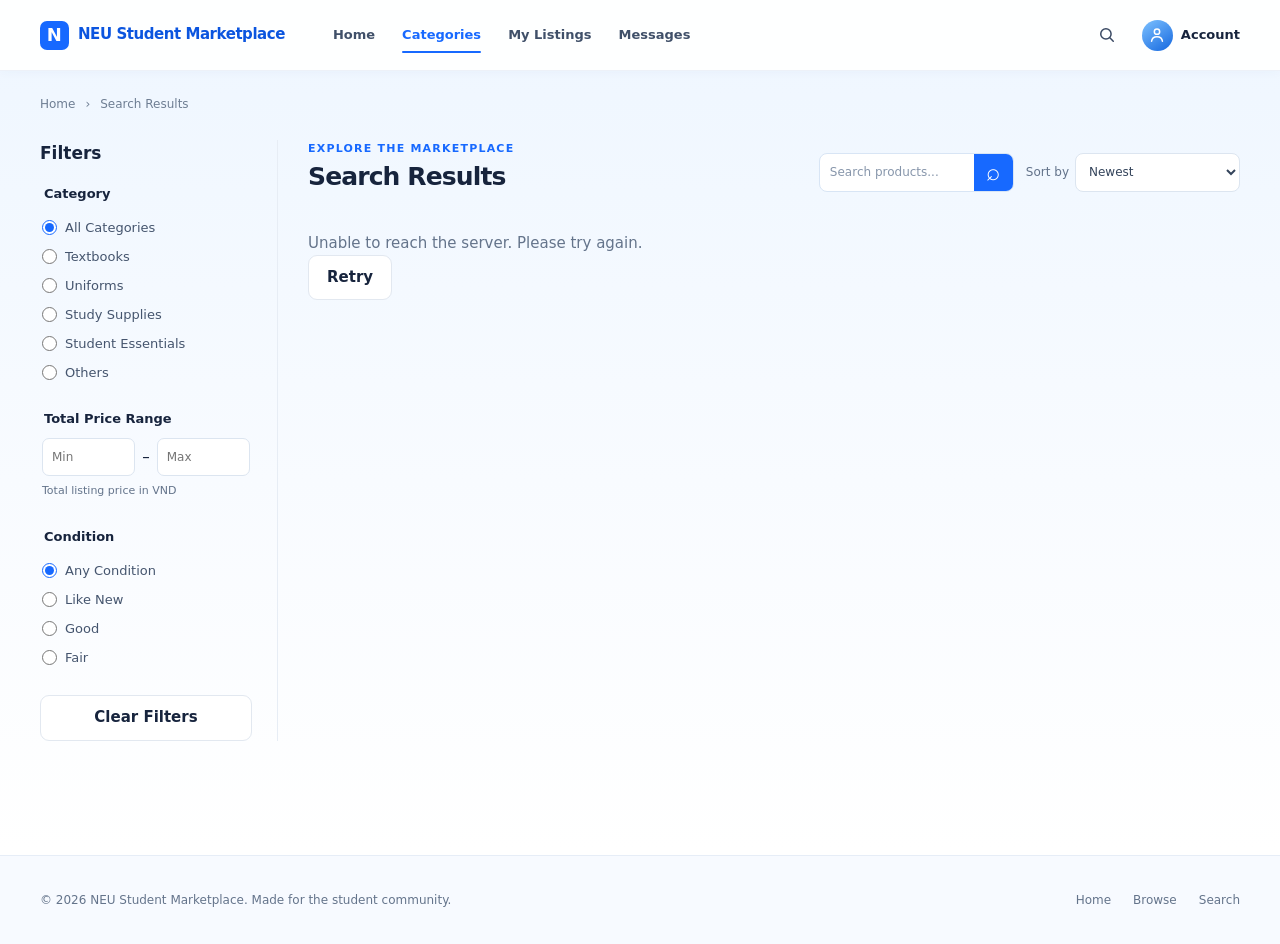
<file: frontend/pages/search.html>
<!doctype html>
<html lang="en">
<head>
  <meta charset="utf-8">
  <meta name="viewport" content="width=device-width, initial-scale=1">
  <meta name="description" content="Search second-hand items from the NEU student community.">
  <link rel="icon" href="../assets/favicon.svg" type="image/svg+xml">
  <title>Search Results | NEU Student Marketplace</title>
  <link rel="stylesheet" href="../css/base.css">
  <link rel="stylesheet" href="../css/components.css">
  <link rel="stylesheet" href="../css/responsive.css">
</head>
<body data-page="search" data-root="..">
  <header class="site-header" id="site-header"></header>
  <main class="site-main catalog-main">
    <nav class="breadcrumbs" aria-label="Breadcrumb"><a href="../index.html">Home</a><span aria-hidden="true">›</span><span aria-current="page">Search Results</span></nav>
    <div class="catalog-layout">
      <aside class="filter-sidebar" aria-label="Search filters">
        <details class="filter-disclosure" open><summary><span>Filters</span><span class="filter-chevron" aria-hidden="true">⌄</span></summary><div id="filters"></div></details>
      </aside>
      <section class="catalog-content" aria-labelledby="catalog-title">
        <div class="catalog-toolbar"><div><p class="section-kicker">Explore the marketplace</p><h1 id="catalog-title">Search Results <span id="query-label"></span> <span id="result-count" class="result-count"></span></h1></div><div class="toolbar-actions"><form class="search-form toolbar-search" action="search.html" method="get" role="search"><label class="sr-only" for="results-search">Search products</label><input id="results-search" type="search" name="q" placeholder="Search products..."><button type="submit" aria-label="Search products">⌕</button></form><label class="sort-label" for="sort-select">Sort by <select id="sort-select" name="sort"><option value="newest">Newest</option><option value="price_asc">Price: Low to High</option><option value="price_desc">Price: High to Low</option></select></label></div></div>
        <div id="catalog-status" class="content-status" role="status">Searching listings…</div>
        <div id="product-grid" class="product-grid catalog-grid" aria-live="polite"></div>
        <div class="catalog-pagination"><p id="visible-count" class="filter-hint" role="status"></p><button id="load-more" class="button button-outline" type="button" hidden>Load More</button></div>
        <div id="empty-state" class="empty-state" hidden><div class="empty-icon" aria-hidden="true">⌕</div><h2>No matching items found</h2><p>Try a different search term or adjust your filters.</p><button class="button button-primary" id="clear-empty" type="button">Clear Filters</button></div>
      </section>
    </div>
  </main>
  <footer class="site-footer" id="site-footer"></footer>
  <script type="module" src="../js/catalog.js"></script>
</body>
</html>
</file>
<file: frontend/css/base.css>
:root{--primary:#1769ff;--primary-dark:#0b4dd5;--bg:#f5f9ff;--surface:#fff;--text:#17243d;--muted:#64748b;--border:#e2e8f0;--radius:14px;--shadow:0 12px 36px rgba(28,76,137,.08)}
*{box-sizing:border-box}
html{scroll-behavior:smooth}
body{margin:0;background:linear-gradient(180deg,#eef6ff 0,#f8fbff 480px,#fff 850px);color:var(--text);font:15px/1.55 Inter,ui-sans-serif,system-ui,-apple-system,BlinkMacSystemFont,"Segoe UI",sans-serif}
button,input,select{font:inherit}
button{cursor:pointer}
a{color:inherit;text-decoration:none}
img{display:block;max-width:100%}
:focus-visible{outline:3px solid #ffb829;outline-offset:3px}
.sr-only{position:absolute;width:1px;height:1px;padding:0;margin:-1px;overflow:hidden;clip:rect(0,0,0,0);white-space:nowrap;border:0}
.site-main,.header-inner,.footer-inner{width:min(1200px,calc(100% - 48px));margin-inline:auto}
.site-main{min-height:calc(100vh - 190px)}
.button{display:inline-flex;align-items:center;justify-content:center;gap:8px;min-height:42px;padding:10px 18px;border:1px solid transparent;border-radius:9px;font-weight:700;white-space:nowrap;transition:background .2s,transform .2s,box-shadow .2s}
.button:hover{transform:translateY(-2px)}
.button-primary{background:var(--primary);color:#fff;box-shadow:0 6px 16px rgba(23,105,255,.16)}
.button-primary:hover{background:var(--primary-dark)}
.button-outline{border-color:var(--border);background:#fff;color:var(--text)}
.text-link{color:var(--primary);font-weight:750;white-space:nowrap}
.text-link:hover{text-decoration:underline}
.eyebrow,.section-kicker{margin:0 0 4px;color:var(--primary);font-size:11px;font-weight:850;letter-spacing:.11em;text-transform:uppercase}
h1,h2,h3,p{margin-top:0}
h1,h2,h3{line-height:1.15;letter-spacing:-.035em}
.content-status{color:var(--muted);padding:20px 0}
.content-status:empty{display:none}
@media(max-width:640px){.site-main,.header-inner,.footer-inner{width:min(100% - 28px,1200px)}body{font-size:14px}}
</file>
<file: frontend/css/components.css>
.site-header{position:relative;z-index:10;background:rgba(255,255,255,.96);border-bottom:1px solid #edf1f8;box-shadow:0 1px 10px rgba(30,72,137,.035)}
.header-inner{height:70px;display:flex;align-items:center;gap:30px}
.brand{display:flex;align-items:center;gap:9px;color:#0b55df;font-size:15px;font-weight:850;letter-spacing:-.03em;white-space:nowrap}
.brand-mark{width:29px;height:29px;display:grid;place-items:center;border-radius:7px;color:#fff;background:var(--primary);font-size:18px;font-weight:900;line-height:1;letter-spacing:-.15em;padding-right:3px}
.desktop-nav{display:flex;align-items:center;gap:27px;margin-left:18px;height:100%}
.desktop-nav a{height:100%;display:flex;align-items:center;position:relative;color:#405069;font-size:13px;font-weight:650;white-space:nowrap}
.desktop-nav a:hover,.desktop-nav a[aria-current="page"]{color:var(--primary)}
.desktop-nav a[aria-current="page"]:after{content:"";position:absolute;bottom:17px;left:0;right:0;height:2px;border-radius:2px;background:var(--primary)}
.header-actions{display:flex;align-items:center;gap:12px;margin-left:auto}
.icon-link{width:36px;height:36px;display:grid;place-items:center;border-radius:8px;color:#394963}
.icon-link:hover{background:#eef5ff;color:var(--primary)}
.account-link{display:flex;align-items:center;gap:8px;padding-left:5px;font-size:13px;font-weight:700}
.avatar{width:31px;height:31px;display:grid;place-items:center;border-radius:50%;background:linear-gradient(145deg,#7ec2ff,#1467df);color:#fff;font-size:12px;font-weight:800}
.mobile-menu-button,.mobile-nav{display:none}
.site-footer{margin-top:74px;border-top:1px solid #e6edf7;background:#f7faff}
.footer-inner{min-height:88px;display:flex;align-items:center;justify-content:space-between;gap:20px;color:var(--muted);font-size:12px}
.footer-inner a:hover{color:var(--primary)}
.footer-links{display:flex;gap:22px}
.hero{position:relative;min-height:365px;margin-top:26px;overflow:hidden;border-radius:17px;background:#dcefff url('../assets/campus-hero.png') center/cover no-repeat;box-shadow:var(--shadow)}
.hero:before{content:"";position:absolute;inset:0;background:linear-gradient(90deg,rgba(232,245,255,.98) 0%,rgba(233,246,255,.94) 34%,rgba(235,246,255,.52) 54%,rgba(255,255,255,0) 78%)}
.hero-content{position:relative;z-index:1;max-width:640px;padding:42px 50px}
.hero h1{margin:7px 0 13px;color:#10203d;font-size:clamp(36px,4vw,52px);font-weight:850;line-height:1.04}
.hero h1 span{color:#0b54d9}
.hero p:not(.eyebrow){max-width:445px;margin-bottom:24px;color:#364c67;font-size:15px}
.search-form{display:flex;align-items:center;border:1px solid #d8e5f5;background:#fff;box-shadow:0 8px 20px rgba(17,72,142,.1)}
.hero-search{width:min(100%,480px);height:54px;padding:5px 5px 5px 14px;border-radius:9px}
.search-form input{min-width:0;flex:1;border:0;outline:0;background:transparent;color:var(--text)}
.search-form input::placeholder{color:#8796ab}
.search-icon{color:#7d92ad;font-size:27px;line-height:1;margin-right:7px;transform:rotate(-20deg)}
.hero-search button{height:43px;min-height:43px;padding:0 20px}
.home-section{margin-top:47px}
.section-heading{display:flex;align-items:end;justify-content:space-between;gap:20px;margin-bottom:19px}
.section-heading h2{margin:0;font-size:25px;font-weight:800}
.category-grid{display:grid;grid-template-columns:repeat(5,minmax(0,1fr));gap:14px}
.category-tile{min-height:156px;padding:18px 10px 14px;display:flex;align-items:center;justify-content:center;flex-direction:column;border:1px solid rgba(23,105,255,.04);border-radius:13px;text-align:center;transition:transform .2s,box-shadow .2s}
.category-tile:hover{transform:translateY(-4px);box-shadow:0 12px 25px rgba(30,80,140,.12)}
.category-tile>span:nth-child(2){font-size:14px;font-weight:800}
.category-tile small{margin-top:2px;color:#576a84;font-size:11px}
.category-art{display:grid;place-items:center;width:64px;height:64px;margin-bottom:10px;border-radius:16px;background:rgba(255,255,255,.58);font-size:36px;line-height:1}
.tile-books{background:#fff1df}.tile-uniforms{background:#e4efff}.tile-supplies{background:#e0f7e9}.tile-essentials{background:#e5f4ff}.tile-other{background:#ffe9ec}
.recent-section{margin-top:50px}
.product-grid{display:grid;gap:17px}
.home-product-grid{grid-template-columns:repeat(4,minmax(0,1fr))}
.product-card{min-width:0;position:relative;overflow:hidden;border:1px solid #e5ebf3;border-radius:12px;background:#fff;box-shadow:0 3px 12px rgba(32,69,114,.045);transition:transform .2s,box-shadow .2s}
.product-card:hover{transform:translateY(-4px);box-shadow:0 12px 28px rgba(32,69,114,.12)}
.product-image-link{display:block;position:relative;aspect-ratio:1.35;background:#f0f5fb;overflow:hidden}
.product-image-link img{width:100%;height:100%;object-fit:cover;transition:transform .25s}
.product-card:hover img{transform:scale(1.04)}
.favorite-button{position:absolute;right:10px;top:10px;z-index:1;display:grid;place-items:center;width:31px;height:31px;border:1px solid #dfe7f1;border-radius:8px;background:#fff;color:#75869a;box-shadow:0 2px 6px rgba(0,0,0,.07)}
.favorite-button:hover,.favorite-button[aria-pressed="true"]{color:#ee3857}
.favorite-button svg{width:19px;height:19px}
.product-info{padding:12px 13px 14px}
.product-title{margin:0 0 5px;font-size:14px;font-weight:800;line-height:1.35}
.product-title a:hover{color:var(--primary)}
.product-price{margin:0;color:var(--primary);font-size:16px;font-weight:850}
.product-meta{display:flex;align-items:center;justify-content:space-between;gap:8px;margin-top:9px}
.condition-badge{display:inline-flex;align-items:center;padding:3px 7px;border-radius:5px;background:#eef4ff;color:#446083;font-size:11px;font-weight:650}
.product-date{color:#8391a4;font-size:11px;white-space:nowrap}
.sell-banner{margin-top:55px;padding:27px 32px;display:flex;align-items:center;justify-content:space-between;gap:24px;border-radius:14px;background:linear-gradient(110deg,#eaf3ff,#f7fbff);border:1px solid #dceaff}
.sell-banner h2{margin:0 0 5px;font-size:23px}.sell-banner p:last-child{margin:0;color:var(--muted)}
.catalog-main{padding-top:24px}
.breadcrumbs{display:flex;align-items:center;gap:10px;margin-bottom:26px;color:#6e7e93;font-size:12px}
.breadcrumbs a:hover{color:var(--primary)}
.catalog-layout{display:grid;grid-template-columns:238px minmax(0,1fr);gap:30px}
.filter-sidebar{border-right:1px solid #e7edf5;padding-right:25px}
.filter-disclosure summary{list-style:none;display:flex;align-items:center;justify-content:space-between;margin:0 0 18px;font-size:17px;font-weight:800;cursor:default}
.filter-disclosure summary::-webkit-details-marker{display:none}.filter-chevron{display:none}
.filter-group{margin-bottom:22px;padding:0;border:0}
.filter-group legend{margin-bottom:9px;font-size:13px;font-weight:800}
.filter-option{display:flex;align-items:center;gap:8px;min-height:29px;color:#45556e;font-size:13px;cursor:pointer}
.filter-option input{accent-color:var(--primary);width:15px;height:15px;margin:0}
.price-inputs{display:flex;align-items:center;gap:7px}
.price-inputs input{width:calc(50% - 10px);height:38px;padding:0 9px;border:1px solid #dce5f0;border-radius:7px;background:#fff;font-size:12px}
.price-inputs span{color:#a2afbf}
.filter-hint,.filter-error{margin:6px 0 0;color:var(--muted);font-size:11px}
.filter-error{color:#b4233b}
.clear-filter-button{width:100%;margin-top:1px}
.catalog-toolbar{display:flex;align-items:end;justify-content:space-between;gap:18px;margin:0 0 20px}
.catalog-toolbar h1{margin:0;font-size:25px;font-weight:820;line-height:1.25}
.result-count{color:#8b9bae;font-size:17px;font-weight:650}
#query-label{color:var(--primary);overflow-wrap:anywhere}
.toolbar-actions{display:flex;align-items:center;gap:12px}
.toolbar-search{width:195px;height:39px;border-radius:8px;box-shadow:none}
.toolbar-search input{padding-left:10px;font-size:12px}
.toolbar-search button{width:39px;height:37px;border:0;border-radius:0 7px 7px 0;background:var(--primary);color:#fff;font-size:24px;line-height:1}
.sort-label{display:flex;align-items:center;gap:6px;color:#62728a;font-size:12px;white-space:nowrap}
.sort-label select{max-width:170px;height:39px;padding:0 25px 0 9px;border:1px solid #dce5f0;border-radius:8px;background:#fff;color:#34445b;font-size:12px}
.catalog-grid{grid-template-columns:repeat(3,minmax(0,1fr))}
.empty-state{padding:70px 20px;text-align:center;border:1px dashed #d5e2f2;border-radius:14px;background:#f9fbff}
.empty-state[hidden]{display:none}
.empty-icon{width:62px;height:62px;display:grid;place-items:center;margin:0 auto 15px;border-radius:50%;background:#e8f1ff;color:var(--primary);font-size:40px;line-height:1;transform:rotate(-20deg)}
.empty-state h2{margin-bottom:6px;font-size:21px}.empty-state p{color:var(--muted)}
@media(max-width:1050px){.header-inner{gap:16px}.desktop-nav{gap:17px;margin-left:2px}.catalog-layout{gap:22px;grid-template-columns:205px minmax(0,1fr)}.filter-sidebar{padding-right:18px}.toolbar-search{width:155px}.catalog-grid{gap:12px}}
@media(max-width:800px){.desktop-nav,.header-actions .icon-link,.account-label{display:none}.mobile-menu-button{display:grid;place-items:center;width:38px;height:38px;margin-left:auto;border:1px solid var(--border);border-radius:8px;background:#fff;color:#263b59;font-size:20px}.header-actions{margin-left:0}.mobile-nav{display:none;flex-direction:column;gap:0;padding:5px 24px 16px;border-top:1px solid var(--border);background:#fff}.mobile-nav.open{display:flex}.mobile-nav a{padding:11px 2px;font-weight:650}.hero-content{padding:38px 34px}.hero:before{background:linear-gradient(90deg,rgba(232,245,255,.99),rgba(232,245,255,.89) 53%,rgba(232,245,255,.14))}.category-grid{grid-template-columns:repeat(3,minmax(0,1fr))}.home-product-grid{grid-template-columns:repeat(2,minmax(0,1fr))}.catalog-layout{display:block}.filter-sidebar{padding:0;border:0}.filter-disclosure{margin-bottom:20px;border:1px solid var(--border);border-radius:10px;background:#fff}.filter-disclosure summary{margin:0;padding:11px 15px;cursor:pointer}.filter-chevron{display:inline}.filter-disclosure[open] .filter-chevron{transform:rotate(180deg)}#filters{padding:3px 15px 15px;display:grid;grid-template-columns:repeat(3,minmax(0,1fr));gap:12px}.filter-group{margin:0}.clear-filter-button{align-self:end}.catalog-grid{grid-template-columns:repeat(3,minmax(0,1fr))}}
@media(max-width:640px){.header-inner{height:60px}.brand{font-size:13px}.brand-mark{width:27px;height:27px}.hero{min-height:360px;margin-top:15px;background-position:64% center}.hero:before{background:linear-gradient(90deg,rgba(232,245,255,.98),rgba(232,245,255,.83) 70%,rgba(232,245,255,.3))}.hero-content{padding:30px 23px}.hero h1{font-size:39px}.hero p:not(.eyebrow){font-size:14px}.hero-search{margin-top:18px}.hero-search button{padding:0 12px}.home-section{margin-top:35px}.section-heading h2{font-size:22px}.category-grid{grid-template-columns:repeat(2,minmax(0,1fr));gap:10px}.category-tile{min-height:126px}.category-art{width:51px;height:51px;font-size:29px}.category-tile small{font-size:10px}.home-product-grid,.catalog-grid{grid-template-columns:repeat(2,minmax(0,1fr));gap:10px}.product-image-link{aspect-ratio:1.1}.product-info{padding:9px 10px 11px}.product-title{font-size:12px}.product-price{font-size:13px}.product-date{display:none}.sell-banner{align-items:flex-start;flex-direction:column;padding:23px}.catalog-main{padding-top:17px}.breadcrumbs{margin-bottom:15px}.catalog-toolbar{align-items:flex-start;flex-direction:column}.toolbar-actions{width:100%}.toolbar-search{flex:1}.sort-label{flex-direction:column;align-items:flex-start;gap:2px}.sort-label select{max-width:145px}.catalog-toolbar h1{font-size:22px}#filters{grid-template-columns:repeat(2,minmax(0,1fr))}.footer-inner{padding-block:20px;align-items:flex-start;flex-direction:column;gap:8px}.footer-links{gap:15px}}
@media(max-width:400px){.brand{font-size:11px}.hero h1{font-size:34px}.hero-search input{font-size:11px}.hero-search button{font-size:12px}.product-grid{gap:8px}.product-meta{margin-top:6px}.sort-label select{max-width:125px;font-size:11px}#filters{grid-template-columns:1fr 1fr}}

/* Keep search and sort controls on the same baseline below the mobile label. */
@media(max-width:640px){
  .toolbar-actions{align-items:flex-end}
  .toolbar-search,.sort-label select{height:44px}
  .toolbar-search{min-width:0}
  .toolbar-search button{width:44px;height:42px;flex-shrink:0}
}

/* Browse/Search progressive pagination */
.catalog-pagination{display:flex;align-items:center;justify-content:center;flex-direction:column;gap:12px;margin:24px 0 12px;text-align:center}
.catalog-pagination .filter-hint{margin:0}
.catalog-pagination [hidden]{display:none}
.catalog-pagination button:disabled{opacity:.6;cursor:wait}
</file>
<file: frontend/css/responsive.css>
/* Common audit fixes apply to FE1/FE2 without replacing their page styles. */
[hidden]{display:none!important}
.product-title,.detail-summary h1,.profile-heading h1,.profile-heading p,.detail-panel p,.location-box,.profile-panel>p,.breadcrumbs{overflow-wrap:anywhere}
.breadcrumbs{flex-wrap:wrap}.header-inner{min-width:0}.session-notice{margin:0;padding:8px 24px;color:#b4233b;font-size:13px}.logout-button{border:0;background:transparent;color:var(--muted);font:inherit;cursor:pointer}
.status-badge{display:inline-flex;align-items:center;gap:6px;padding:5px 10px;border-radius:6px;font-size:11px;font-weight:800}
.status-badge:before{content:"";width:6px;height:6px;border-radius:50%;background:currentColor}
.status-available{background:#e5f8eb;color:#168446}.status-reserved{background:#fff3d8;color:#a46800}.status-sold{background:#ffe9eb;color:#bc3248}
.workspace-main{padding-block:28px}.workspace-heading{display:flex;justify-content:space-between;align-items:center;gap:16px;margin-bottom:22px}.workspace-heading h1{margin:0;font-size:30px}.workspace-notice{color:var(--muted);font-size:13px;overflow-wrap:anywhere}.workspace-notice:empty{display:none}.workspace-notice.is-error{color:#b4233b}
.workspace-empty{padding:38px 18px;text-align:center}.workspace-empty h2{font-size:20px}.workspace-empty p{color:var(--muted)}
/* Messaging */
.chat-layout{display:grid;grid-template-columns:320px minmax(0,1fr);height:650px;height:min(720px,calc(100dvh - 235px));min-height:440px;overflow:hidden;border:1px solid var(--border);border-radius:var(--radius);background:var(--surface);box-shadow:var(--shadow)}
.conversation-panel{min-width:0;overflow-y:auto;border-right:1px solid var(--border)}.conversation-panel>h2{padding:24px 20px 0;font-size:18px}.conversation-panel>.content-status,.conversation-panel>#chat-retry{margin:0 16px 14px;padding-block:8px}
.conversation-button{display:grid;grid-template-columns:40px minmax(0,1fr);gap:10px;width:100%;padding:17px 16px;border:0;border-bottom:1px solid #edf1f7;background:white;text-align:left;color:var(--text);font:inherit;cursor:pointer}.conversation-button:hover{background:#f8fbff}.conversation-button[aria-current="true"]{background:#edf4ff;box-shadow:inset 3px 0 var(--primary)}
.chat-avatar{display:grid;place-items:center;flex:none;width:40px;height:40px;border-radius:50%;background:#ddecff;color:#1558ba;font-weight:800;overflow:hidden}.chat-avatar img{width:100%;height:100%;object-fit:cover}
.conversation-copy{min-width:0}.conversation-name-row{display:flex;justify-content:space-between;align-items:baseline;gap:8px}.conversation-name-row strong{overflow:hidden;text-overflow:ellipsis;white-space:nowrap;font-size:13px}.conversation-name-row time{flex:none;color:var(--muted);font-size:10px}.conversation-copy p{overflow:hidden;text-overflow:ellipsis;white-space:nowrap;font-size:12px;margin:4px 0 0;color:var(--muted)}.conversation-copy .conversation-item{color:#3c5f92;font-size:11px}
.choose-conversation{display:flex;align-items:center;justify-content:center;flex-direction:column;padding:25px;text-align:center;color:var(--muted)}.choose-conversation h2{font-size:23px;color:var(--text)}
.thread-panel{display:flex;flex-direction:column;min-width:0;min-height:0}.thread-heading{display:flex;align-items:center;gap:12px;min-height:78px;padding:16px 22px;border-bottom:1px solid var(--border)}.thread-heading a{font-weight:800;overflow-wrap:anywhere}#back-conversations{display:none}
.thread-product{display:flex;align-items:center;gap:12px;margin:13px 20px 0;padding:10px;border-radius:9px;background:#f1f6ff;min-width:0}.thread-product img{width:46px;height:46px;object-fit:cover;border-radius:5px}.thread-product>span{min-width:0;flex:1;font-size:13px;font-weight:700;overflow-wrap:anywhere}.thread-product small{display:block;color:var(--primary);margin-top:3px}.thread-product .status-badge{flex:none}
.thread-status{margin:8px 20px;color:var(--muted);font-size:12px}.thread-status:empty{display:none}
.message-list{display:flex;flex:1;flex-direction:column;gap:14px;overflow-y:auto;overscroll-behavior:contain;list-style:none;margin:0;padding:22px 20px;min-height:0}.message{align-self:flex-start;max-width:82%;padding:11px 14px;background:#f0f3f8;border-radius:13px 13px 13px 3px}.message--out{align-self:flex-end;background:var(--primary);color:white;border-radius:13px 13px 3px 13px}.message p{margin:0;white-space:pre-wrap;overflow-wrap:anywhere;font-size:14px}.message time{display:block;margin-top:6px;font-size:10px;color:#65758b}.message--out time{color:#dceaff}
.message-form{display:grid;grid-template-columns:minmax(0,1fr) auto;gap:10px;padding:14px 20px;border-top:1px solid var(--border)}.message-form textarea{width:100%;min-width:0;max-height:140px;resize:vertical;padding:10px 12px;border:1px solid var(--border);border-radius:8px;font:inherit;color:var(--text)}.message-form button{align-self:start}#message-error{grid-column:1/-1;margin:0;color:#b4233b;font-size:12px}#message-error:empty{display:none}
/* Listing management */
.management-panel{padding:0 24px 20px;border:1px solid var(--border);border-radius:var(--radius);background:white;box-shadow:var(--shadow)}.listing-tabs{display:flex;gap:22px;flex-wrap:wrap;border-bottom:1px solid var(--border);margin-bottom:8px}.listing-tabs button{min-height:54px;padding:13px 0;border:0;border-bottom:3px solid transparent;background:transparent;color:var(--muted);font:inherit;font-size:13px;font-weight:700}.listing-tabs [aria-selected="true"]{border-bottom-color:var(--primary);color:var(--primary)}
.listing-table{width:100%;table-layout:fixed;border-collapse:collapse;text-align:left;font-size:13px}.listing-table th{padding:16px 8px;color:var(--muted);font-size:11px;font-weight:650}.listing-table th:first-child{width:35%}.listing-table th:nth-child(2){width:15%}.listing-table th:nth-child(3){width:16%}.listing-table th:nth-child(4){width:16%}.listing-table th:last-child{width:18%}.listing-table td{padding:17px 8px;border-top:1px solid var(--border);vertical-align:middle;overflow-wrap:anywhere}.listing-product{display:flex;align-items:center;gap:12px;font-weight:750}.listing-product img{flex:none;width:58px;height:58px;object-fit:cover;border-radius:7px}.listing-product span{min-width:0}.listing-price{font-weight:750;color:var(--primary)}.listing-status-select{width:100%;min-height:40px;border:1px solid var(--border);border-radius:6px;background:white;color:var(--text);font:inherit;font-size:12px;padding:6px}.listing-actions{display:flex;flex-wrap:wrap;gap:8px}.listing-actions .button{min-height:36px;padding:6px 10px;font-size:12px}.button-danger{background:#fff1f3;color:#b4233b;border-color:#f2cbd3}.button:disabled{opacity:.55;cursor:wait}
#delete-dialog{max-width:min(440px,calc(100% - 28px));padding:28px;border:1px solid var(--border);border-radius:var(--radius);color:var(--text);box-shadow:var(--shadow)}#delete-dialog::backdrop{background:#132b4c66}#delete-description{overflow-wrap:anywhere;color:var(--muted)}#delete-error{color:#b4233b;font-size:13px}.dialog-actions{display:flex;justify-content:flex-end;gap:10px;margin-top:20px}
@media(max-width:1050px){.desktop-nav{gap:14px;margin-left:0}.header-inner{gap:16px}.header-actions{gap:8px}.logout-button{font-size:12px}.chat-layout{grid-template-columns:275px minmax(0,1fr)}.management-panel{padding-inline:15px}.listing-tabs{gap:18px}}
@media(max-width:800px){.header-actions .logout-button{display:none}.mobile-nav .logout-button{text-align:left;padding:11px 2px;font-weight:650;color:var(--text)}.chat-layout{grid-template-columns:240px minmax(0,1fr)}.thread-heading{padding-inline:14px}.thread-product{margin-inline:12px}.message-form{padding-inline:12px}.message-list{padding-inline:12px}}
@media(max-width:700px){.workspace-main{padding-top:20px}.workspace-heading{align-items:flex-start;flex-wrap:wrap}.workspace-heading h1{font-size:26px}.workspace-heading>.button{font-size:12px;min-height:42px}.chat-layout{display:flex;min-height:450px;height:calc(100dvh - 215px);border-radius:10px}.conversation-panel{flex:1;border-right:0}.choose-conversation{display:none}.thread-panel{display:none;flex:1}.chat-layout.has-active .conversation-panel{display:none}.chat-layout.has-active .thread-panel{display:flex}.thread-heading{flex-wrap:wrap;padding:10px 12px;gap:8px}.thread-heading .chat-avatar{width:32px;height:32px}#back-conversations{display:inline-flex;min-height:36px;padding:5px 8px;font-size:11px}.thread-heading a{font-size:13px}.thread-product{margin:10px 10px 0;gap:8px}.thread-product .status-badge{font-size:10px;padding:4px 6px}.message{max-width:90%}.message-form{padding:10px}.message-form button{padding-inline:14px}.message-form textarea{font-size:16px}.management-panel{padding-inline:12px}.listing-tabs{gap:0;justify-content:space-between}.listing-tabs button{font-size:11px}.listing-table,.listing-table tbody{display:block}.listing-table thead{display:none}.listing-table tr{display:grid;grid-template-columns:1fr 1fr;gap:12px;border-top:1px solid var(--border);padding-block:16px}.listing-table td{display:block;border:0;padding:0}.listing-table td:first-child,.listing-table td:last-child{grid-column:1/-1}.listing-table td[data-label]:before{content:attr(data-label);display:block;margin-bottom:5px;color:var(--muted);font-size:11px}.listing-product img{width:64px;height:64px}.listing-actions .button{min-height:44px}.listing-status-select{min-height:44px}.profile-heading{overflow-wrap:anywhere}}
@media(max-width:400px){.header-inner{gap:10px}.brand{font-size:11px}.header-actions{margin-left:auto}.mobile-menu-button{margin-left:0}.workspace-heading .button{white-space:normal}.thread-product .status-badge{display:none}.listing-tabs button{font-size:10px}.product-price{overflow-wrap:anywhere}.product-meta{flex-wrap:wrap}.detail-summary-top{flex-wrap:wrap}}
/* Give frequently used touch controls enough room on phones and tablets. */
@media(max-width:800px){.mobile-menu-button{width:44px;height:44px}.header-actions .account-link{display:inline-flex;align-items:center;justify-content:center;min-width:44px;min-height:44px}.button,.listing-actions .button,#back-conversations{min-height:44px}.favorite-button,.remove-image{width:44px;height:44px}.filter-option{min-height:44px}.password-toggle{top:0;bottom:0;right:0;min-width:44px}}
</file>
<file: frontend/css/forms.css>
/* Shared auth and listing forms; base.css and components.css provide the shell. */
.auth-main{display:grid;place-items:center;padding-block:40px}
.auth-card{display:grid;grid-template-columns:.85fr 1fr;width:min(940px,100%);overflow:hidden;border:1px solid var(--border);border-radius:var(--radius);background:var(--surface);box-shadow:var(--shadow)}
.auth-art{display:flex;align-items:end;min-height:600px;padding:30px;background:linear-gradient(180deg,transparent 25%,rgba(14,42,78,.9)),url('../assets/campus-hero.png') 65% center/cover}
.auth-art h2{margin-block:10px;font-size:36px;color:white}.auth-art p{color:#e5efff}.auth-art .section-kicker{color:#c7e1ff}
.auth-content{padding:36px 40px}.auth-brand{display:block;margin-bottom:28px;color:var(--primary);font-size:14px;font-weight:800}
.auth-content h1,.listing-card h1{margin-bottom:10px;font-size:28px}.form-intro{color:var(--muted);margin-bottom:24px}
.form-field{display:flex;flex-direction:column;gap:6px;min-width:0;margin-bottom:15px}
.form-field label{font-size:13px;font-weight:750}
.form-field input,.form-field select,.form-field textarea{width:100%;min-height:44px;padding:10px 12px;border:1px solid var(--border);border-radius:8px;background:white;color:var(--text);font:inherit}
.form-field textarea{resize:vertical;min-height:110px}
.form-field input:focus,.form-field select:focus,.form-field textarea:focus{outline:2px solid #bdd5ff;outline-offset:1px;border-color:var(--primary)}
.form-field [aria-invalid="true"]{border-color:#b4233b}.field-error{min-height:0;color:#b4233b;font-size:12px}.field-error:empty{display:none}
.password-input{position:relative}.password-input input{padding-right:66px}.password-toggle{position:absolute;right:4px;top:4px;bottom:4px;padding-inline:10px;border:0;border-radius:5px;background:#edf4ff;color:var(--primary);font-size:12px;font-weight:700}
.submit-button{width:100%}.auth-switch{margin:22px 0;text-align:center;font-size:13px}.auth-switch a{color:var(--primary);font-weight:750}
.demo-note{padding:14px 16px;border-radius:8px;background:#f0f6ff;font-size:12px;overflow-wrap:anywhere}.demo-note p{margin:6px 0}.demo-note small{color:var(--muted)}
.form-message{margin:10px 0;color:#167946;font-size:13px;overflow-wrap:anywhere}.form-message:empty{display:none}.form-message.is-error,#page-error-message{color:#b4233b}
.listing-main{padding-block:24px 45px}.listing-card{max-width:780px;margin:20px auto 0;padding:30px;border:1px solid var(--border);border-radius:var(--radius);background:var(--surface);box-shadow:var(--shadow)}
.form-row{display:grid;grid-template-columns:1fr 1fr;gap:18px}.form-actions{display:flex;gap:12px;margin-top:18px}.form-actions .button-primary{flex:1}
.upload-zone{padding:20px;border:1px dashed #b8cae1;border-radius:8px;background:#f7faff;text-align:center}.upload-icon{font-size:28px;color:var(--primary)}.upload-zone p{margin:5px 0 12px;font-size:13px}.upload-zone input{width:1px;height:1px;min-height:0;padding:0;border:0}.upload-zone .image-picker{min-height:40px;color:var(--primary);cursor:pointer}.upload-zone:focus-within{outline:3px solid #ffb829;outline-offset:3px}.upload-zone #images-hint{margin:10px 0 0;color:var(--muted);font-size:11px}
.image-previews{display:flex;flex-wrap:wrap;gap:12px}.image-previews figure{position:relative;width:110px;margin:6px 0 0}.image-previews img{width:110px;height:90px;object-fit:cover;border:1px solid var(--border);border-radius:8px}.remove-image{position:absolute;top:3px;right:3px;display:grid;place-items:center;width:28px;height:28px;border:1px solid var(--border);border-radius:50%;background:white;color:#b4233b;font-size:22px}
form[aria-busy="true"]{pointer-events:none;opacity:.75}button:disabled{cursor:wait;opacity:.6}.listing-success{padding:28px 0;color:#167946}.listing-success h2{font-size:26px}.listing-success p{color:var(--muted)}
[hidden]{display:none!important}
@media(max-width:700px){.auth-main{padding-block:24px}.auth-card{grid-template-columns:1fr}.auth-art{min-height:170px;padding:20px;background-position:center 48%}.auth-art h2{font-size:26px}.auth-art p:last-child{display:none}.auth-content{padding:26px 22px}.auth-brand{margin-bottom:20px}.listing-card{padding:22px}.form-row{grid-template-columns:1fr;gap:0}}
@media(max-width:380px){.auth-content,.listing-card{padding:20px 16px}.auth-content h1,.listing-card h1{font-size:25px}.image-previews{gap:8px}.image-previews figure,.image-previews img{width:100px}}

.required-mark{color:#b4233b}.required-note{margin:0 0 16px;color:var(--muted);font-size:13px}.field-hint{color:var(--muted);font-size:12px}
</file>
<file: frontend/css/detail-profile.css>
.detail-main,.profile-main{padding-top:24px}
.detail-layout{display:grid;grid-template-columns:minmax(0,1.08fr) minmax(0,.92fr);align-items:start;gap:28px}
.product-gallery,.detail-summary,.detail-panel,.profile-header,.profile-stats,.profile-panel{border:1px solid #e4ebf5;border-radius:14px;background:var(--surface);box-shadow:0 5px 20px rgba(30,71,130,.045)}
.product-gallery{padding:12px}
.main-image-frame{height:430px;overflow:hidden;border-radius:10px;background:#f1f5fa}
.main-image-frame img{width:100%;height:100%;object-fit:cover}
.thumbnail-list{display:flex;flex-wrap:wrap;gap:11px;margin-top:12px}
.thumbnail-button{width:84px;height:73px;overflow:hidden;padding:0;border:2px solid transparent;border-radius:8px;background:#edf3fa;transition:border-color .2s,transform .2s}
.thumbnail-button:hover{transform:translateY(-2px)}
.thumbnail-button[aria-pressed="true"]{border-color:var(--primary);box-shadow:0 0 0 2px #d9e8ff}
.thumbnail-button img{width:100%;height:100%;object-fit:cover}
.detail-summary{padding:25px}
.detail-summary-top{display:flex;align-items:center;justify-content:space-between;gap:12px;margin-bottom:15px}
.posted-date{color:var(--muted);font-size:12px}
.detail-summary h1{margin:0 0 7px;font-size:clamp(27px,2.5vw,36px);font-weight:850}
.detail-price{margin:0 0 16px;color:var(--primary);font-size:28px;font-weight:850;letter-spacing:-.035em}
.detail-tags{display:flex;flex-wrap:wrap;align-items:center;gap:8px;margin-bottom:25px}
.detail-tags .condition-badge{font-size:12px;padding:5px 9px}
.category-chip{display:inline-flex;align-items:center;padding:5px 9px;border-radius:6px;background:#eaf3ff;color:#1762d6;font-size:12px;font-weight:750}
.category-chip:hover{text-decoration:underline}
.detail-actions{display:grid;grid-template-columns:1fr 1fr;gap:10px}
.detail-actions .button{min-height:45px;padding:10px 12px;font-size:13px}
.button[disabled]{opacity:.55;cursor:not-allowed;box-shadow:none;transform:none}
.detail-actions .button:disabled{cursor:not-allowed}
.detail-actions .button.is-own-listing:disabled{opacity:1;background:#edf4ff;color:var(--primary);border-color:#cfe0ff;cursor:default}
.detail-actions .button[aria-busy="true"]{cursor:wait}
.action-message{min-height:17px;margin:10px 0 0;color:#9d3850;font-size:12px}
.seller-card{margin-top:18px;padding:18px;border:1px solid #e3edfb;border-radius:10px;background:#f6faff}
.seller-card h2{margin:0 0 12px;font-size:15px;font-weight:800}
.seller-row{display:flex;align-items:center;gap:10px}
.profile-avatar{display:grid;place-items:center;overflow:hidden;flex:none;border-radius:50%;background:linear-gradient(140deg,#8cc9ff,#2367ce);color:#fff;font-weight:850}
.profile-avatar img{width:100%;height:100%;object-fit:cover}
.profile-avatar-small{width:43px;height:43px;font-size:15px}
.seller-identity{display:flex;flex:1;flex-direction:column;min-width:0;line-height:1.25}
.seller-identity strong{overflow:hidden;text-overflow:ellipsis;white-space:nowrap;font-size:13px}
.seller-identity span{margin-top:3px;color:var(--muted);font-size:11px}
.seller-row .text-link{font-size:11px}
.detail-bottom{display:grid;grid-template-columns:1.3fr 1fr;gap:18px;margin-top:20px}
.detail-panel{padding:22px 24px;min-height:150px}
.detail-panel h2,.profile-panel h2{margin:0 0 13px;font-size:19px;font-weight:820}
.detail-panel p{color:#4a5b73;line-height:1.7}
.location-box{display:flex;align-items:center;gap:9px;padding:13px 15px;border-radius:8px;background:#f2f6fb;font-weight:700}
.location-pin{position:relative;width:19px;height:19px;display:grid;place-items:center;border-radius:50%;background:var(--primary);color:#fff;font-size:8px}
.location-note{margin:10px 0 0;font-size:12px}
.page-error{max-width:620px;margin:46px auto 80px;padding:60px 25px;text-align:center;border:1px dashed #cfdef1;border-radius:15px;background:#fff}
.page-error[hidden],#detail-content[hidden],#profile-content[hidden],#edit-panel[hidden]{display:none}
.page-error-icon{width:60px;height:60px;display:grid;place-items:center;margin:0 auto 15px;border-radius:50%;background:#e9f2ff;color:var(--primary);font-size:39px}
.page-error h1{margin-bottom:8px;font-size:25px}.page-error p{color:var(--muted)}
.page-error-actions{display:flex;align-items:center;justify-content:center;flex-wrap:wrap;gap:10px}
.profile-cover{height:245px;border-radius:13px 13px 0 0;background:#d9eafa url('../assets/campus-hero.png') center 53%/cover no-repeat}
.profile-header-body{display:flex;align-items:end;gap:18px;min-height:110px;padding:0 25px 22px}
.profile-avatar-large{width:115px;height:115px;margin-top:-39px;border:4px solid #fff;box-shadow:0 5px 15px rgba(20,59,109,.14);font-size:34px}
.profile-heading{min-width:0;flex:1;padding-top:15px}
.profile-heading h1{margin:0 0 3px;font-size:28px;font-weight:850}
.profile-heading>p:last-child{margin:0;color:var(--muted);font-size:13px}
.profile-header-body>.button{margin-bottom:3px}
.profile-stats{display:grid;grid-template-columns:repeat(4,minmax(0,1fr));margin-top:17px;padding:18px 0}
.profile-stats>div{display:flex;align-items:center;flex-direction:column;gap:2px;padding:2px 8px;text-align:center}
.profile-stats>div+div{border-left:1px solid #e6edf5}
.profile-stats strong{font-size:23px;line-height:1.1}.profile-stats span{color:var(--muted);font-size:12px}
.profile-columns{display:grid;grid-template-columns:minmax(0,.9fr) minmax(0,1.1fr);gap:18px;margin-top:18px}
.profile-panel{padding:22px 24px}
.profile-panel>p{margin:0;color:#4b5b70;line-height:1.75}
.information-list{margin:0}
.information-list>div{display:grid;grid-template-columns:130px 1fr;gap:12px;padding:10px 0;border-bottom:1px solid #edf1f7;font-size:13px}
.information-list>div:last-child{border:0}
.information-list dt{color:var(--muted)}.information-list dd{margin:0;font-weight:700;overflow-wrap:anywhere}
.edit-panel{margin-top:18px}
.edit-heading{display:flex;align-items:start;justify-content:space-between;gap:12px;margin-bottom:16px}
.edit-heading h2{margin:0}
.plain-button{padding:0;border:0;background:transparent}
.edit-grid{display:grid;grid-template-columns:repeat(2,minmax(0,1fr));gap:15px}
.form-field{display:flex;flex-direction:column;gap:5px;min-width:0}
.form-field-wide{grid-column:1/-1}
.form-field label{font-size:13px;font-weight:750}
.form-field input,.form-field textarea{width:100%;padding:10px 12px;border:1px solid #d9e3ef;border-radius:8px;background:#fff;color:var(--text);outline:none}
.form-field input:focus,.form-field textarea:focus{border-color:var(--primary);box-shadow:0 0 0 3px #dceaff}
.form-field [aria-invalid="true"]{border-color:#c83d54}
.form-field textarea{resize:vertical;min-height:90px}
.field-error{min-height:15px;color:#b4233b;font-size:11px}
.form-actions{display:flex;gap:10px;margin-top:16px}
.profile-message{min-height:20px;margin:13px 0 0;color:#167946;font-size:13px;font-weight:700}
.profile-message.is-error{color:#b4233b}
@media(max-width:900px){.detail-layout{grid-template-columns:1fr 1fr;gap:18px}.main-image-frame{height:370px}.detail-summary{padding:18px}.detail-actions{grid-template-columns:1fr}.profile-cover{height:210px}}
@media(max-width:700px){.detail-layout,.detail-bottom,.profile-columns{grid-template-columns:1fr}.main-image-frame{height:auto;aspect-ratio:1.25}.detail-summary h1{font-size:27px}.detail-actions{grid-template-columns:1fr 1fr}.profile-cover{height:165px}.profile-header-body{align-items:center;flex-wrap:wrap;padding:0 17px 17px;gap:9px 13px}.profile-avatar-large{width:88px;height:88px;margin-top:-27px;border-width:3px;font-size:27px}.profile-heading{flex-basis:calc(100% - 105px);padding-top:9px}.profile-heading h1{font-size:22px}.profile-header-body>.button{margin-left:101px;margin-top:2px}.profile-stats{padding:14px 0}.profile-stats strong{font-size:19px}.profile-stats span{font-size:10px}.profile-panel{padding:19px}.edit-grid{grid-template-columns:1fr}.information-list>div{grid-template-columns:110px 1fr}}
@media(max-width:400px){.detail-actions{grid-template-columns:1fr}.thumbnail-button{width:72px;height:63px}.seller-row{flex-wrap:wrap}.seller-row .text-link{margin-left:53px}.profile-heading h1{font-size:20px}.profile-header-body>.button{margin-left:0;width:100%}.profile-stats span{font-size:9px}.information-list>div{grid-template-columns:95px 1fr}}

.quantity-info{margin:-8px 0 14px;color:var(--muted);font-size:13px}.quantity-picker{display:flex;flex-wrap:wrap;align-items:center;gap:12px 16px;margin-bottom:16px}.quantity-picker label{font-size:13px;font-weight:750}.quantity-picker input{width:90px;min-height:44px;padding:8px 10px;border:1px solid var(--border);border-radius:8px;font:inherit}.selected-price{margin:0;color:var(--primary);font-weight:750;overflow-wrap:anywhere}
.quantity-hint{flex-basis:100%;margin:0;color:var(--muted);font-size:12px;overflow-wrap:anywhere}
</file>
